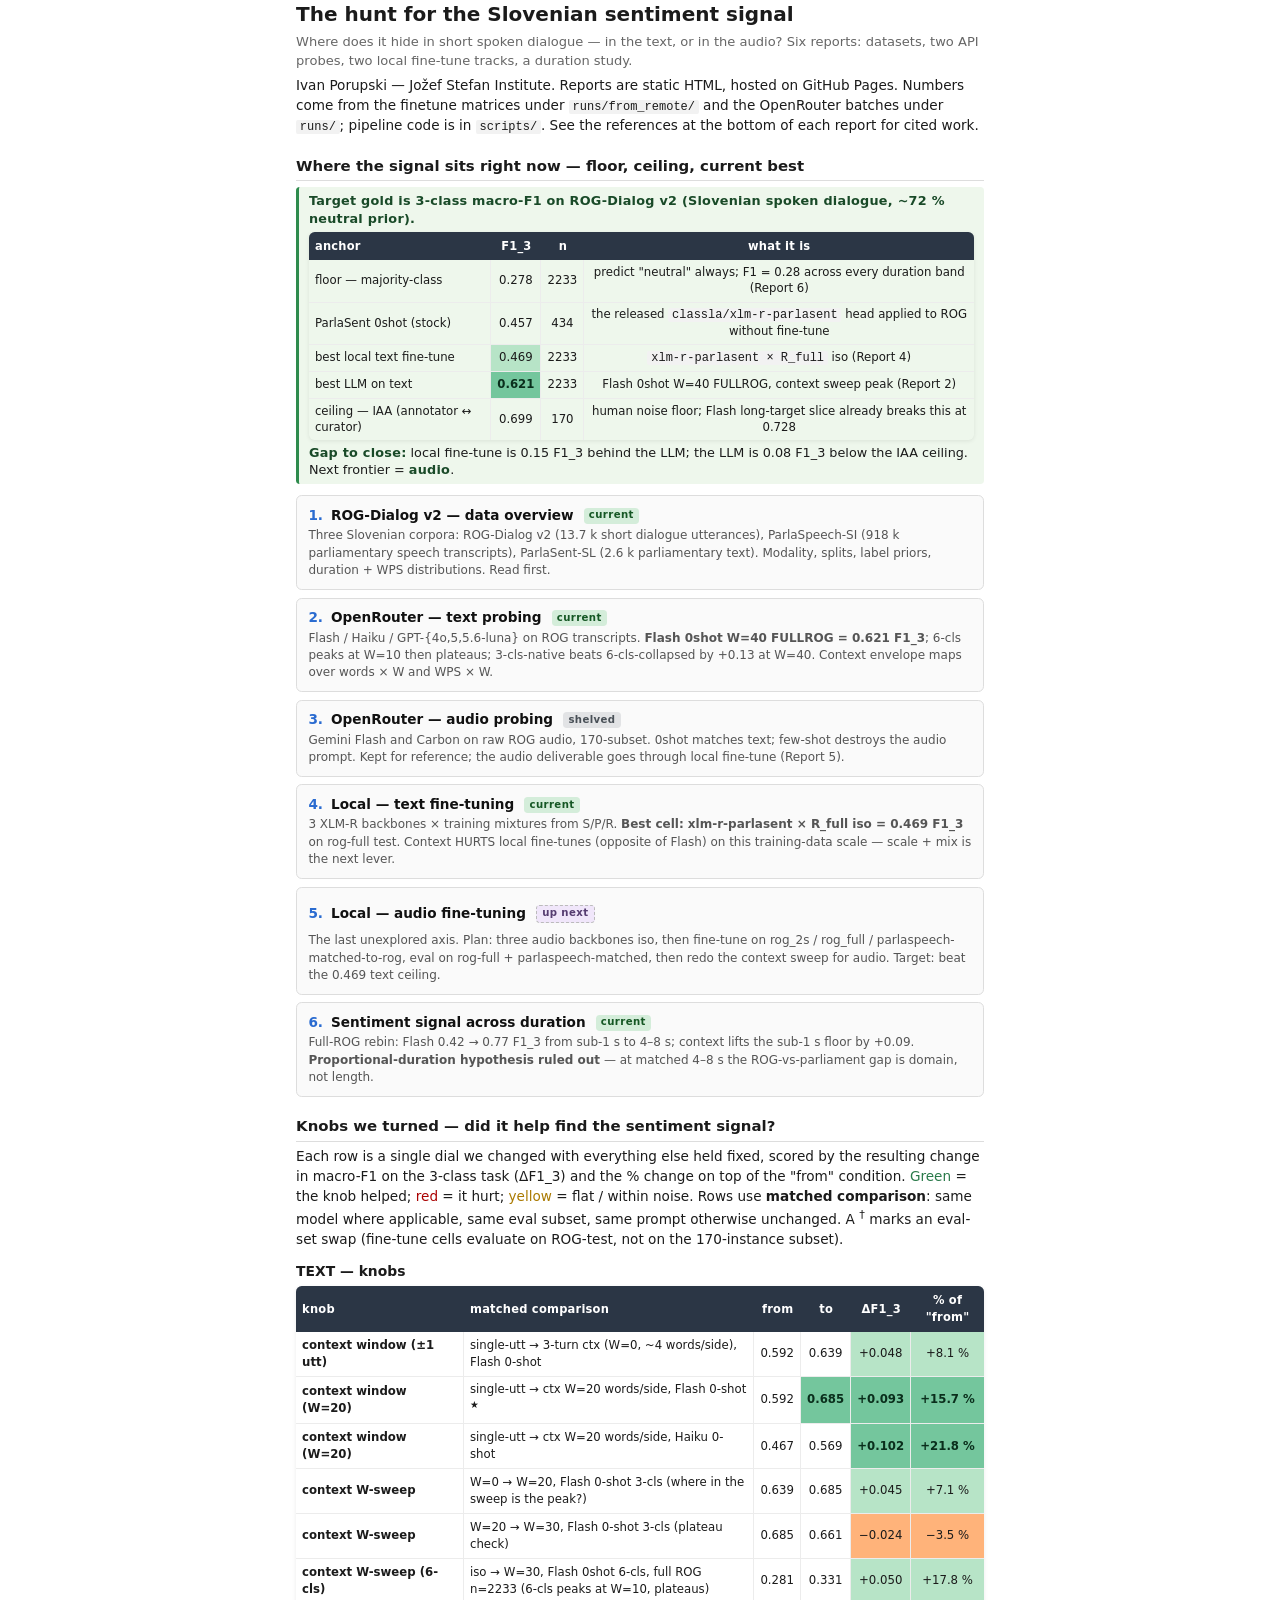
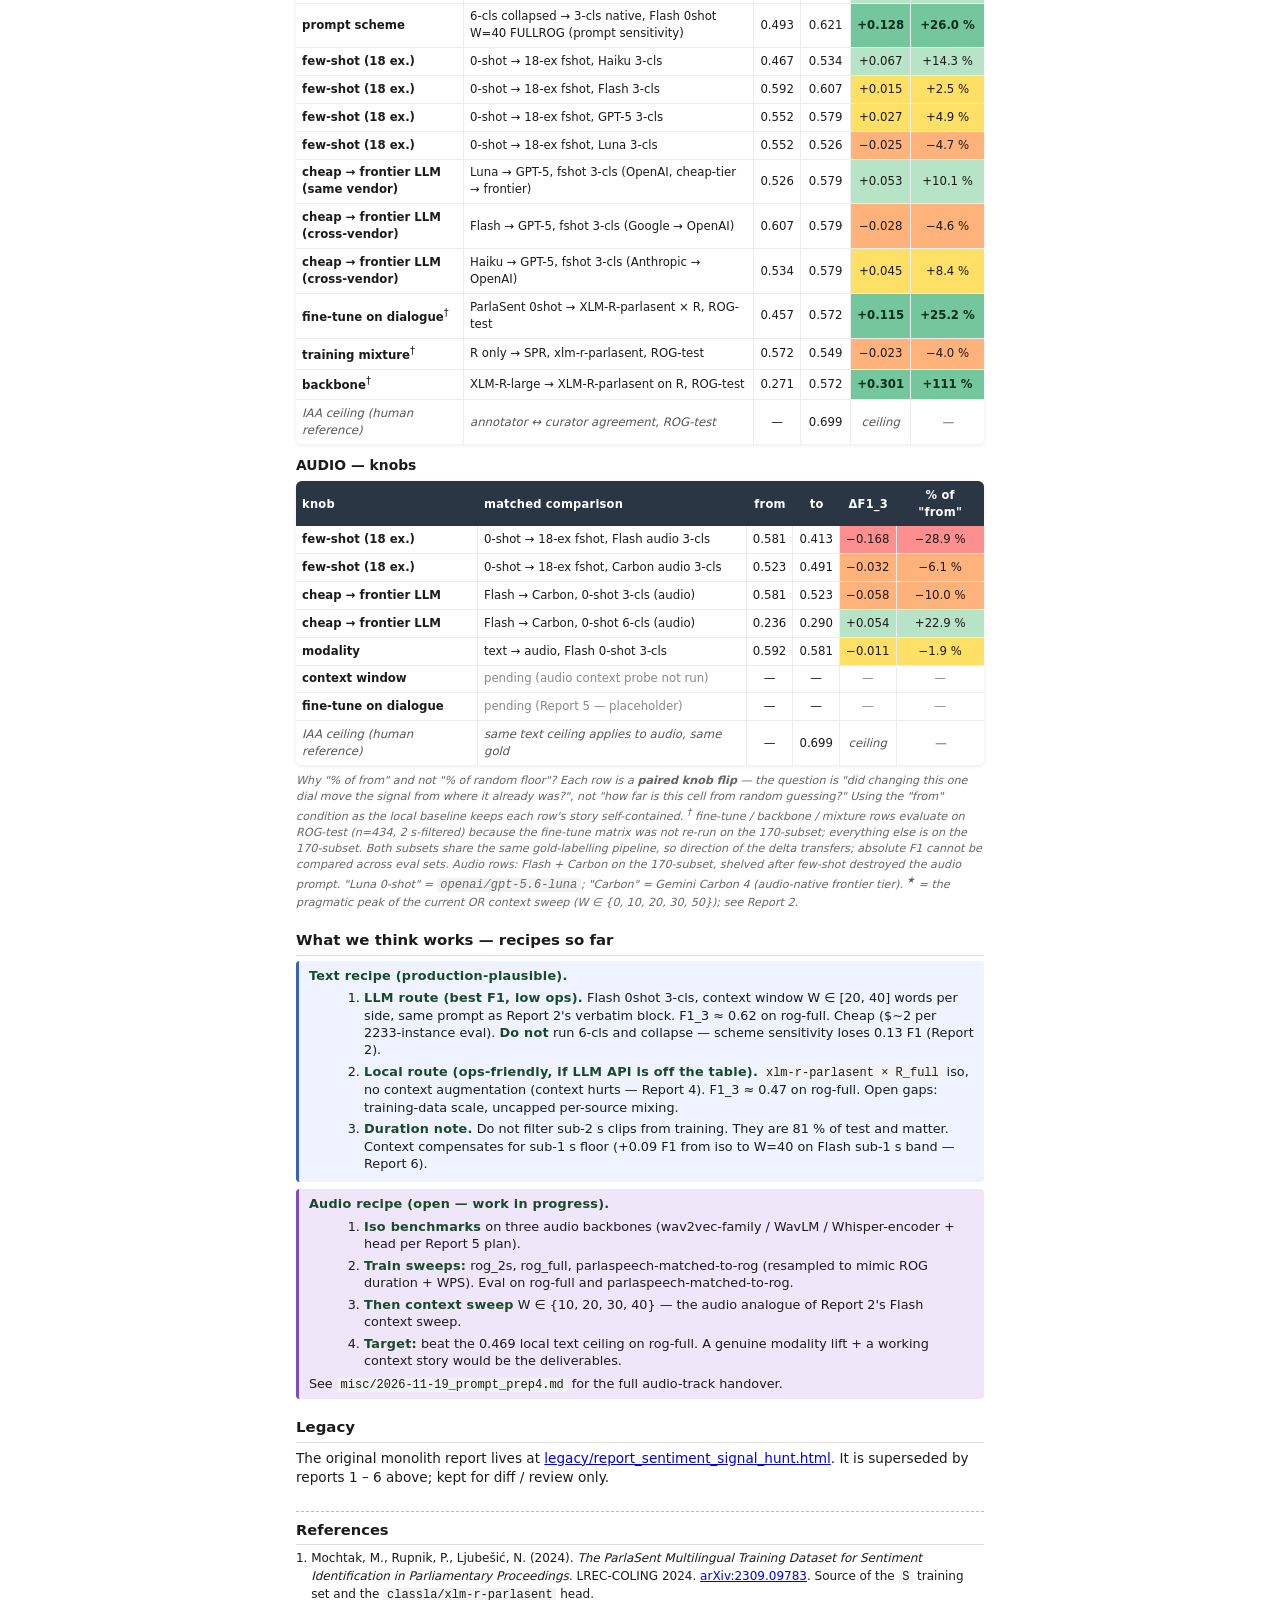
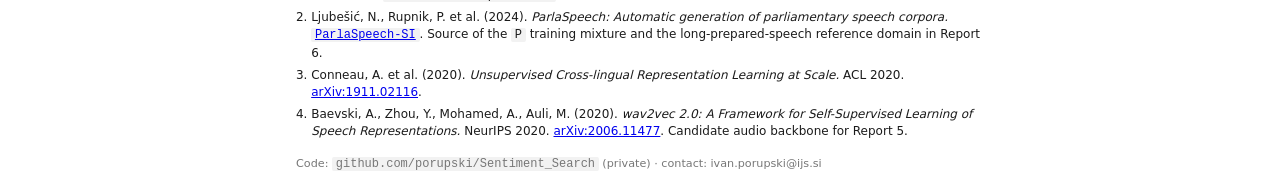
<file: docs/index.html>
<!doctype html>
<html lang="en">
<head>
<meta charset="utf-8">
<title>Sentiment Search — ROG-Dialog v2 · index</title>
<link rel="stylesheet" href="styles.css">
</head>
<body>

<h1>The hunt for the Slovenian sentiment signal
  <span class="sub">Where does it hide in short spoken dialogue — in the text, or in the audio?
  Six reports: datasets, two API probes, two local fine-tune tracks, a duration study.</span>
</h1>

<p>Ivan Porupski — Jožef Stefan Institute. Reports are static HTML, hosted on GitHub Pages.
Numbers come from the finetune matrices under <code>runs/from_remote/</code> and the
OpenRouter batches under <code>runs/</code>; pipeline code is in <code>scripts/</code>.
See the references at the bottom of each report for cited work.</p>

<h2>Where the signal sits right now — floor, ceiling, current best</h2>

<div class="init-concl">
<p style="margin:0 0 1.5mm 0;"><strong>Target gold is 3-class macro-F1 on ROG-Dialog v2 (Slovenian spoken dialogue, ~72 % neutral prior).</strong></p>
<table style="margin: 0 0 1mm 0;">
  <thead><tr><th class="l">anchor</th><th>F1_3</th><th>n</th><th>what it is</th></tr></thead>
  <tbody>
    <tr><td class="l">floor — majority-class</td><td>0.278</td><td>2233</td><td>predict "neutral" always; F1 = 0.28 across every duration band (Report 6)</td></tr>
    <tr><td class="l">ParlaSent 0shot (stock)</td><td>0.457</td><td>434</td><td>the released <code>classla/xlm-r-parlasent</code> head applied to ROG without fine-tune</td></tr>
    <tr><td class="l">best local text fine-tune</td><td class="good">0.469</td><td>2233</td><td><code>xlm-r-parlasent × R_full</code> iso (Report 4)</td></tr>
    <tr><td class="l">best LLM on text</td><td class="win">0.621</td><td>2233</td><td>Flash 0shot W=40 FULLROG, context sweep peak (Report 2)</td></tr>
    <tr><td class="l">ceiling — IAA (annotator ↔ curator)</td><td>0.699</td><td>170</td><td>human noise floor; Flash long-target slice already breaks this at 0.728</td></tr>
  </tbody>
</table>
<p style="margin:0;"><strong>Gap to close:</strong> local fine-tune is 0.15 F1_3 behind the LLM; the LLM is 0.08 F1_3 below the IAA ceiling. Next frontier = <strong>audio</strong>.</p>
</div>

<div class="report-list">

  <a class="r-card" href="1_rog_dia_v2_data_overview.html">
    <div><span class="r-num">1.</span><span class="r-title">ROG-Dialog v2 — data overview</span>
      <span class="r-tag active">current</span></div>
    <div class="r-gloss">Three Slovenian corpora: ROG-Dialog v2 (13.7 k short dialogue utterances), ParlaSpeech-SI (918 k parliamentary speech transcripts),
      ParlaSent-SL (2.6 k parliamentary text). Modality, splits, label priors, duration + WPS distributions. Read first.</div>
  </a>

  <a class="r-card" href="2_open_router_probing_text.html">
    <div><span class="r-num">2.</span><span class="r-title">OpenRouter — text probing</span>
      <span class="r-tag active">current</span></div>
    <div class="r-gloss">Flash / Haiku / GPT-{4o,5,5.6-luna} on ROG transcripts.
      <strong>Flash 0shot W=40 FULLROG = 0.621 F1_3</strong>; 6-cls peaks at W=10 then plateaus;
      3-cls-native beats 6-cls-collapsed by +0.13 at W=40. Context envelope maps over words × W and WPS × W.</div>
  </a>

  <a class="r-card" href="3_open_router_probing_audio.html">
    <div><span class="r-num">3.</span><span class="r-title">OpenRouter — audio probing</span>
      <span class="r-tag shelved">shelved</span></div>
    <div class="r-gloss">Gemini Flash and Carbon on raw ROG audio, 170-subset. 0shot matches text; few-shot destroys the audio prompt.
      Kept for reference; the audio deliverable goes through local fine-tune (Report 5).</div>
  </a>

  <a class="r-card" href="4_local_text_probing_finetuning.html">
    <div><span class="r-num">4.</span><span class="r-title">Local — text fine-tuning</span>
      <span class="r-tag active">current</span></div>
    <div class="r-gloss">3 XLM-R backbones × training mixtures from S/P/R.
      <strong>Best cell: xlm-r-parlasent × R_full iso = 0.469 F1_3</strong> on rog-full test.
      Context HURTS local fine-tunes (opposite of Flash) on this training-data scale — scale + mix is the next lever.</div>
  </a>

  <a class="r-card" href="5_local_audio_probing_finetuning.html">
    <div><span class="r-num">5.</span><span class="r-title">Local — audio fine-tuning</span>
      <span class="r-tag placeholder">up next</span></div>
    <div class="r-gloss">The last unexplored axis. Plan: three audio backbones iso, then fine-tune on rog_2s / rog_full /
      parlaspeech-matched-to-rog, eval on rog-full + parlaspeech-matched, then redo the context sweep for audio. Target: beat the 0.469 text ceiling.</div>
  </a>

  <a class="r-card" href="6_sentiment_signal_in_duration.html">
    <div><span class="r-num">6.</span><span class="r-title">Sentiment signal across duration</span>
      <span class="r-tag active">current</span></div>
    <div class="r-gloss">Full-ROG rebin: Flash 0.42 → 0.77 F1_3 from sub-1 s to 4–8 s; context lifts the sub-1 s floor by +0.09.
      <strong>Proportional-duration hypothesis ruled out</strong> — at matched 4–8 s the ROG-vs-parliament gap is domain, not length.</div>
  </a>

</div>

<h2>Knobs we turned — did it help find the sentiment signal?</h2>

<p>Each row is a single dial we changed with everything else held fixed, scored by the resulting change
in macro-F1 on the 3-class task (ΔF1_3) and the % change on top of the "from" condition.
<span style="color:#2a7a4a">Green</span> = the knob helped;
<span style="color:#a00">red</span> = it hurt;
<span style="color:#aa7a00">yellow</span> = flat / within noise.
Rows use <strong>matched comparison</strong>: same model where applicable, same eval subset,
same prompt otherwise unchanged. A <sup>†</sup> marks an eval-set swap (fine-tune cells evaluate
on ROG-test, not on the 170-instance subset).</p>

<h3>TEXT — knobs</h3>
<table>
  <thead>
    <tr><th class="l">knob</th><th class="l">matched comparison</th><th>from</th><th>to</th><th>ΔF1_3</th><th>% of "from"</th></tr>
  </thead>
  <tbody>
    <tr><td class="l"><strong>context window (±1 utt)</strong></td><td class="l">single-utt → 3-turn ctx (W=0, ~4 words/side), Flash 0-shot</td><td>0.592</td><td>0.639</td><td class="good">+0.048</td><td class="good">+8.1 %</td></tr>
    <tr><td class="l"><strong>context window (W=20)</strong></td><td class="l">single-utt → ctx W=20 words/side, Flash 0-shot <sup>★</sup></td><td>0.592</td><td class="win">0.685</td><td class="win">+0.093</td><td class="win">+15.7 %</td></tr>
    <tr><td class="l"><strong>context window (W=20)</strong></td><td class="l">single-utt → ctx W=20 words/side, Haiku 0-shot</td><td>0.467</td><td>0.569</td><td class="win">+0.102</td><td class="win">+21.8 %</td></tr>
    <tr><td class="l"><strong>context W-sweep</strong></td><td class="l">W=0 → W=20, Flash 0-shot 3-cls (where in the sweep is the peak?)</td><td>0.639</td><td>0.685</td><td class="good">+0.045</td><td class="good">+7.1 %</td></tr>
    <tr><td class="l"><strong>context W-sweep</strong></td><td class="l">W=20 → W=30, Flash 0-shot 3-cls (plateau check)</td><td>0.685</td><td>0.661</td><td class="meh">−0.024</td><td class="meh">−3.5 %</td></tr>
    <tr><td class="l"><strong>context W-sweep (6-cls)</strong></td><td class="l">iso → W=30, Flash 0shot 6-cls, full ROG n=2233 (6-cls peaks at W=10, plateaus)</td><td>0.281</td><td>0.331</td><td class="good">+0.050</td><td class="good">+17.8 %</td></tr>
    <tr><td class="l"><strong>prompt scheme</strong></td><td class="l">6-cls collapsed → 3-cls native, Flash 0shot W=40 FULLROG (prompt sensitivity)</td><td>0.493</td><td>0.621</td><td class="win">+0.128</td><td class="win">+26.0 %</td></tr>
    <tr><td class="l"><strong>few-shot (18 ex.)</strong></td><td class="l">0-shot → 18-ex fshot, Haiku 3-cls</td><td>0.467</td><td>0.534</td><td class="good">+0.067</td><td class="good">+14.3 %</td></tr>
    <tr><td class="l"><strong>few-shot (18 ex.)</strong></td><td class="l">0-shot → 18-ex fshot, Flash 3-cls</td><td>0.592</td><td>0.607</td><td class="mid">+0.015</td><td class="mid">+2.5 %</td></tr>
    <tr><td class="l"><strong>few-shot (18 ex.)</strong></td><td class="l">0-shot → 18-ex fshot, GPT-5 3-cls</td><td>0.552</td><td>0.579</td><td class="mid">+0.027</td><td class="mid">+4.9 %</td></tr>
    <tr><td class="l"><strong>few-shot (18 ex.)</strong></td><td class="l">0-shot → 18-ex fshot, Luna 3-cls</td><td>0.552</td><td>0.526</td><td class="meh">−0.025</td><td class="meh">−4.7 %</td></tr>
    <tr><td class="l"><strong>cheap → frontier LLM (same vendor)</strong></td><td class="l">Luna → GPT-5, fshot 3-cls (OpenAI, cheap-tier → frontier)</td><td>0.526</td><td>0.579</td><td class="good">+0.053</td><td class="good">+10.1 %</td></tr>
    <tr><td class="l"><strong>cheap → frontier LLM (cross-vendor)</strong></td><td class="l">Flash → GPT-5, fshot 3-cls (Google → OpenAI)</td><td>0.607</td><td>0.579</td><td class="meh">−0.028</td><td class="meh">−4.6 %</td></tr>
    <tr><td class="l"><strong>cheap → frontier LLM (cross-vendor)</strong></td><td class="l">Haiku → GPT-5, fshot 3-cls (Anthropic → OpenAI)</td><td>0.534</td><td>0.579</td><td class="mid">+0.045</td><td class="mid">+8.4 %</td></tr>
    <tr><td class="l"><strong>fine-tune on dialogue</strong><sup>†</sup></td><td class="l">ParlaSent 0shot → XLM-R-parlasent × R, ROG-test</td><td>0.457</td><td>0.572</td><td class="win">+0.115</td><td class="win">+25.2 %</td></tr>
    <tr><td class="l"><strong>training mixture</strong><sup>†</sup></td><td class="l">R only → SPR, xlm-r-parlasent, ROG-test</td><td>0.572</td><td>0.549</td><td class="meh">−0.023</td><td class="meh">−4.0 %</td></tr>
    <tr><td class="l"><strong>backbone</strong><sup>†</sup></td><td class="l">XLM-R-large → XLM-R-parlasent on R, ROG-test</td><td>0.271</td><td>0.572</td><td class="win">+0.301</td><td class="win">+111 %</td></tr>
    <tr><td class="l" style="color:#555;"><em>IAA ceiling (human reference)</em></td><td class="l" style="color:#555;"><em>annotator ↔ curator agreement, ROG-test</em></td><td>—</td><td>0.699</td><td style="color:#555;"><em>ceiling</em></td><td style="color:#555;"><em>—</em></td></tr>
  </tbody>
</table>

<h3>AUDIO — knobs</h3>
<table>
  <thead>
    <tr><th class="l">knob</th><th class="l">matched comparison</th><th>from</th><th>to</th><th>ΔF1_3</th><th>% of "from"</th></tr>
  </thead>
  <tbody>
    <tr><td class="l"><strong>few-shot (18 ex.)</strong></td><td class="l">0-shot → 18-ex fshot, Flash audio 3-cls</td><td>0.581</td><td>0.413</td><td class="bad">−0.168</td><td class="bad">−28.9 %</td></tr>
    <tr><td class="l"><strong>few-shot (18 ex.)</strong></td><td class="l">0-shot → 18-ex fshot, Carbon audio 3-cls</td><td>0.523</td><td>0.491</td><td class="meh">−0.032</td><td class="meh">−6.1 %</td></tr>
    <tr><td class="l"><strong>cheap → frontier LLM</strong></td><td class="l">Flash → Carbon, 0-shot 3-cls (audio)</td><td>0.581</td><td>0.523</td><td class="meh">−0.058</td><td class="meh">−10.0 %</td></tr>
    <tr><td class="l"><strong>cheap → frontier LLM</strong></td><td class="l">Flash → Carbon, 0-shot 6-cls (audio)</td><td>0.236</td><td>0.290</td><td class="good">+0.054</td><td class="good">+22.9 %</td></tr>
    <tr><td class="l"><strong>modality</strong></td><td class="l">text → audio, Flash 0-shot 3-cls</td><td>0.592</td><td>0.581</td><td class="mid">−0.011</td><td class="mid">−1.9 %</td></tr>
    <tr><td class="l"><strong>context window</strong></td><td class="l" style="color:#888;">pending (audio context probe not run)</td><td>—</td><td>—</td><td style="color:#888;">—</td><td style="color:#888;">—</td></tr>
    <tr><td class="l"><strong>fine-tune on dialogue</strong></td><td class="l" style="color:#888;">pending (Report 5 — placeholder)</td><td>—</td><td>—</td><td style="color:#888;">—</td><td style="color:#888;">—</td></tr>
    <tr><td class="l" style="color:#555;"><em>IAA ceiling (human reference)</em></td><td class="l" style="color:#555;"><em>same text ceiling applies to audio, same gold</em></td><td>—</td><td>0.699</td><td style="color:#555;"><em>ceiling</em></td><td style="color:#555;"><em>—</em></td></tr>
  </tbody>
</table>

<p style="font-size:8.4pt; color:#666;"><em>Why "% of from" and not "% of random floor"? Each row is a
<strong>paired knob flip</strong> — the question is "did changing this one dial move the signal from where
it already was?", not "how far is this cell from random guessing?" Using the "from" condition as the
local baseline keeps each row's story self-contained.
<sup>†</sup> fine-tune / backbone / mixture rows evaluate on ROG-test (n=434, 2 s-filtered) because
the fine-tune matrix was not re-run on the 170-subset; everything else is on the 170-subset. Both
subsets share the same gold-labelling pipeline, so direction of the delta transfers; absolute F1
cannot be compared across eval sets.
Audio rows: Flash + Carbon on the 170-subset, shelved after few-shot destroyed the audio prompt.
"Luna 0-shot" = <code>openai/gpt-5.6-luna</code>; "Carbon" = Gemini Carbon 4 (audio-native frontier tier).
<sup>★</sup> = the pragmatic peak of the current OR context sweep (W ∈ {0, 10, 20, 30, 50}); see Report 2.</em></p>

<h2>What we think works — recipes so far</h2>

<div class="init-concl" style="background:#eef3ff; border-left-color:#3a60c0;">
  <p style="margin:0 0 1.5mm 0;"><strong>Text recipe (production-plausible).</strong></p>
  <ol style="margin:0 0 0 4mm;">
    <li><strong>LLM route (best F1, low ops).</strong> Flash 0shot 3-cls, context window W ∈ [20, 40] words per side, same prompt as Report 2's verbatim block.
      F1_3 ≈ 0.62 on rog-full. Cheap ($~2 per 2233-instance eval). <strong>Do not</strong> run 6-cls and collapse — scheme sensitivity loses 0.13 F1 (Report 2).</li>
    <li><strong>Local route (ops-friendly, if LLM API is off the table).</strong>
      <code>xlm-r-parlasent × R_full</code> iso, no context augmentation (context hurts — Report 4).
      F1_3 ≈ 0.47 on rog-full. Open gaps: training-data scale, uncapped per-source mixing.</li>
    <li><strong>Duration note.</strong> Do not filter sub-2 s clips from training. They are 81 % of test and matter.
      Context compensates for sub-1 s floor (+0.09 F1 from iso to W=40 on Flash sub-1 s band — Report 6).</li>
  </ol>
</div>

<div class="init-concl" style="background:#f0e6fa; border-left-color:#7a4bc2;">
  <p style="margin:0 0 1.5mm 0;"><strong>Audio recipe (open — work in progress).</strong></p>
  <ol style="margin:0 0 0 4mm;">
    <li><strong>Iso benchmarks</strong> on three audio backbones (wav2vec-family / WavLM / Whisper-encoder + head per Report 5 plan).</li>
    <li><strong>Train sweeps:</strong> rog_2s, rog_full, parlaspeech-matched-to-rog (resampled to mimic ROG duration + WPS). Eval on rog-full and parlaspeech-matched-to-rog.</li>
    <li><strong>Then context sweep</strong> W ∈ {10, 20, 30, 40} — the audio analogue of Report 2's Flash context sweep.</li>
    <li><strong>Target:</strong> beat the 0.469 local text ceiling on rog-full. A genuine modality lift + a working context story would be the deliverables.</li>
  </ol>
  <p style="margin:1.5mm 0 0 0;">See <code>misc/2026-11-19_prompt_prep4.md</code> for the full audio-track handover.</p>
</div>

<h2>Legacy</h2>
<p>The original monolith report lives at
<a href="legacy/report_sentiment_signal_hunt.html">legacy/report_sentiment_signal_hunt.html</a>.
It is superseded by reports 1 – 6 above; kept for diff / review only.</p>

<section class="bib">
  <h2>References</h2>
  <ol>
    <li id="bib-parlasent">Mochtak, M., Rupnik, P., Ljubešić, N. (2024).
      <em>The ParlaSent Multilingual Training Dataset for Sentiment Identification in Parliamentary Proceedings.</em>
      LREC-COLING 2024. <a href="https://arxiv.org/abs/2309.09783">arXiv:2309.09783</a>.
      Source of the <code>S</code> training set and the <code>classla/xlm-r-parlasent</code> head.</li>
    <li id="bib-parlaspeech">Ljubešić, N., Rupnik, P. et al. (2024).
      <em>ParlaSpeech: Automatic generation of parliamentary speech corpora.</em>
      <a href="http://hdl.handle.net/11356/1834"><code>ParlaSpeech-SI</code></a>.
      Source of the <code>P</code> training mixture and the long-prepared-speech reference domain in Report 6.</li>
    <li id="bib-xlmr">Conneau, A. et al. (2020).
      <em>Unsupervised Cross-lingual Representation Learning at Scale.</em>
      ACL 2020. <a href="https://arxiv.org/abs/1911.02116">arXiv:1911.02116</a>.</li>
    <li id="bib-wav2vec">Baevski, A., Zhou, Y., Mohamed, A., Auli, M. (2020).
      <em>wav2vec 2.0: A Framework for Self-Supervised Learning of Speech Representations.</em>
      NeurIPS 2020. <a href="https://arxiv.org/abs/2006.11477">arXiv:2006.11477</a>. Candidate audio backbone for Report 5.</li>
  </ol>
</section>

<footer>
Code: <code>github.com/porupski/Sentiment_Search</code>
(private) · contact: ivan.porupski@ijs.si
</footer>

</body>
</html>
</file>
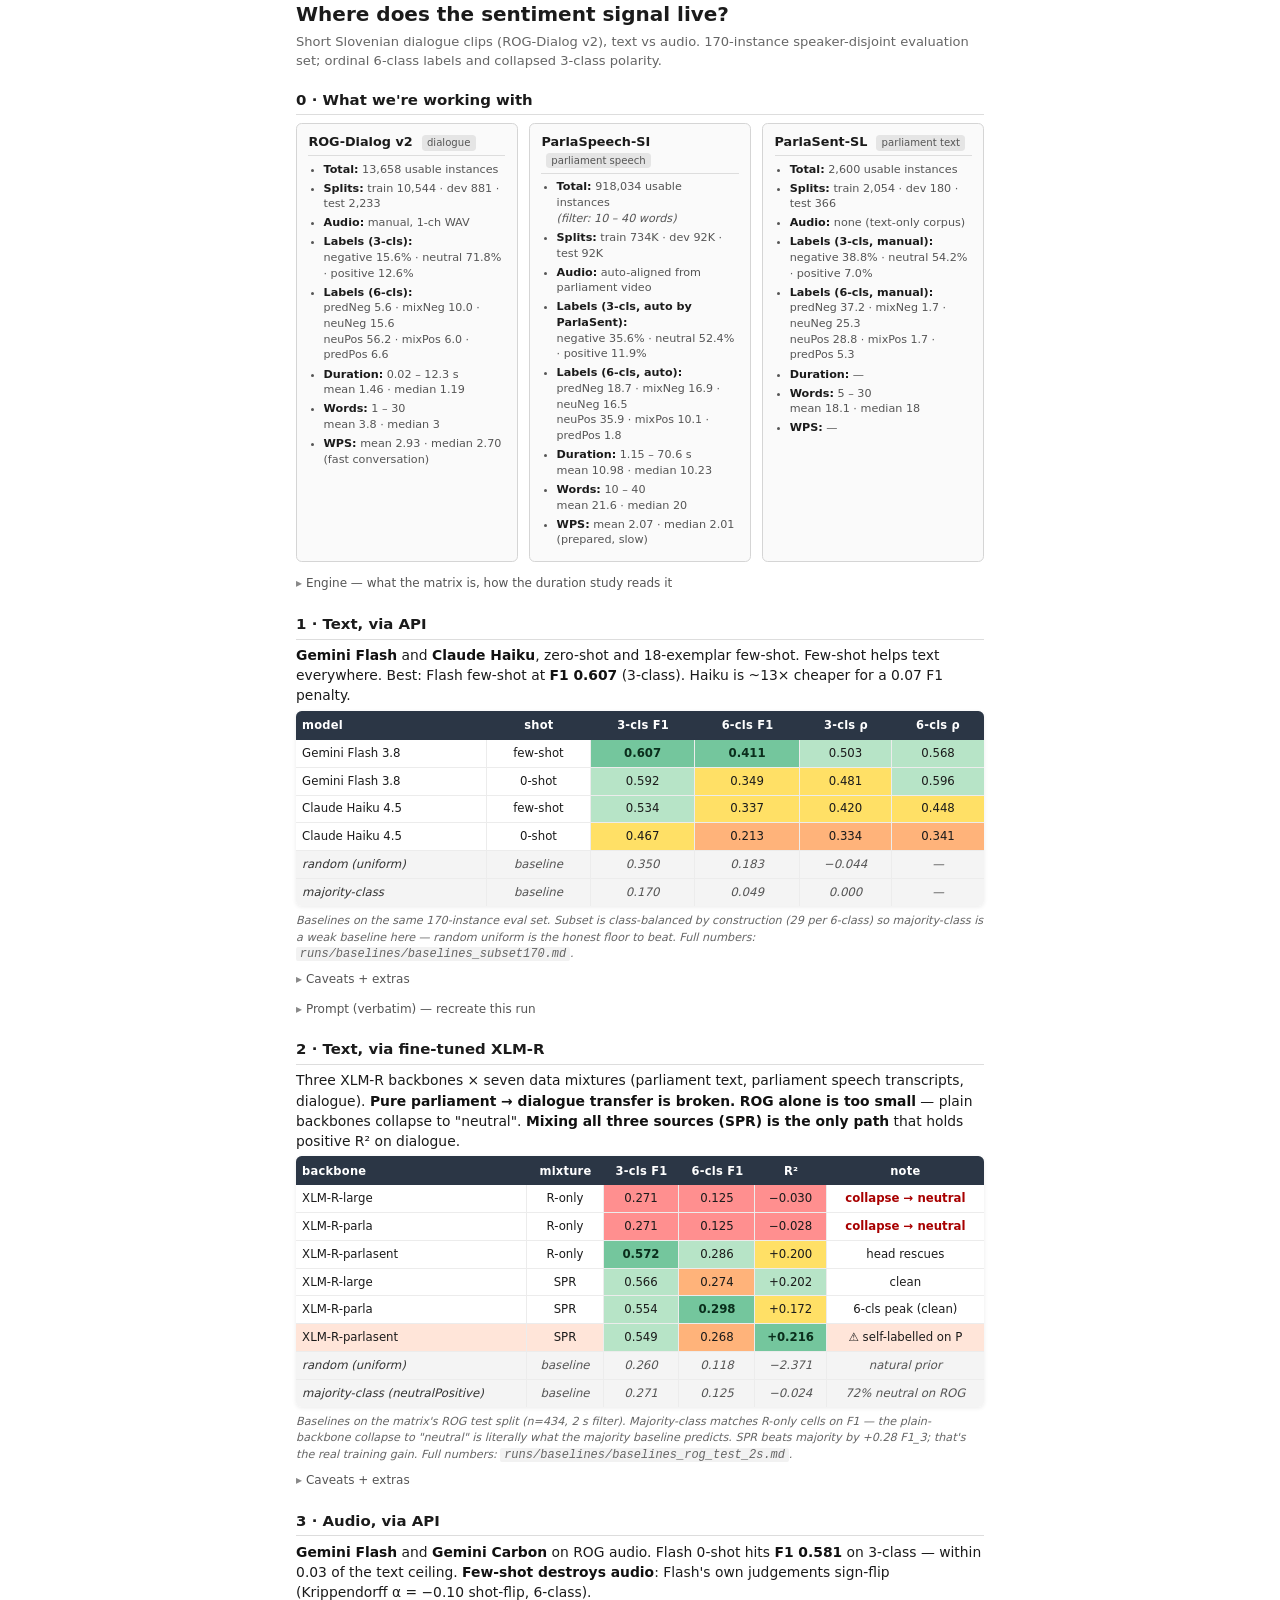
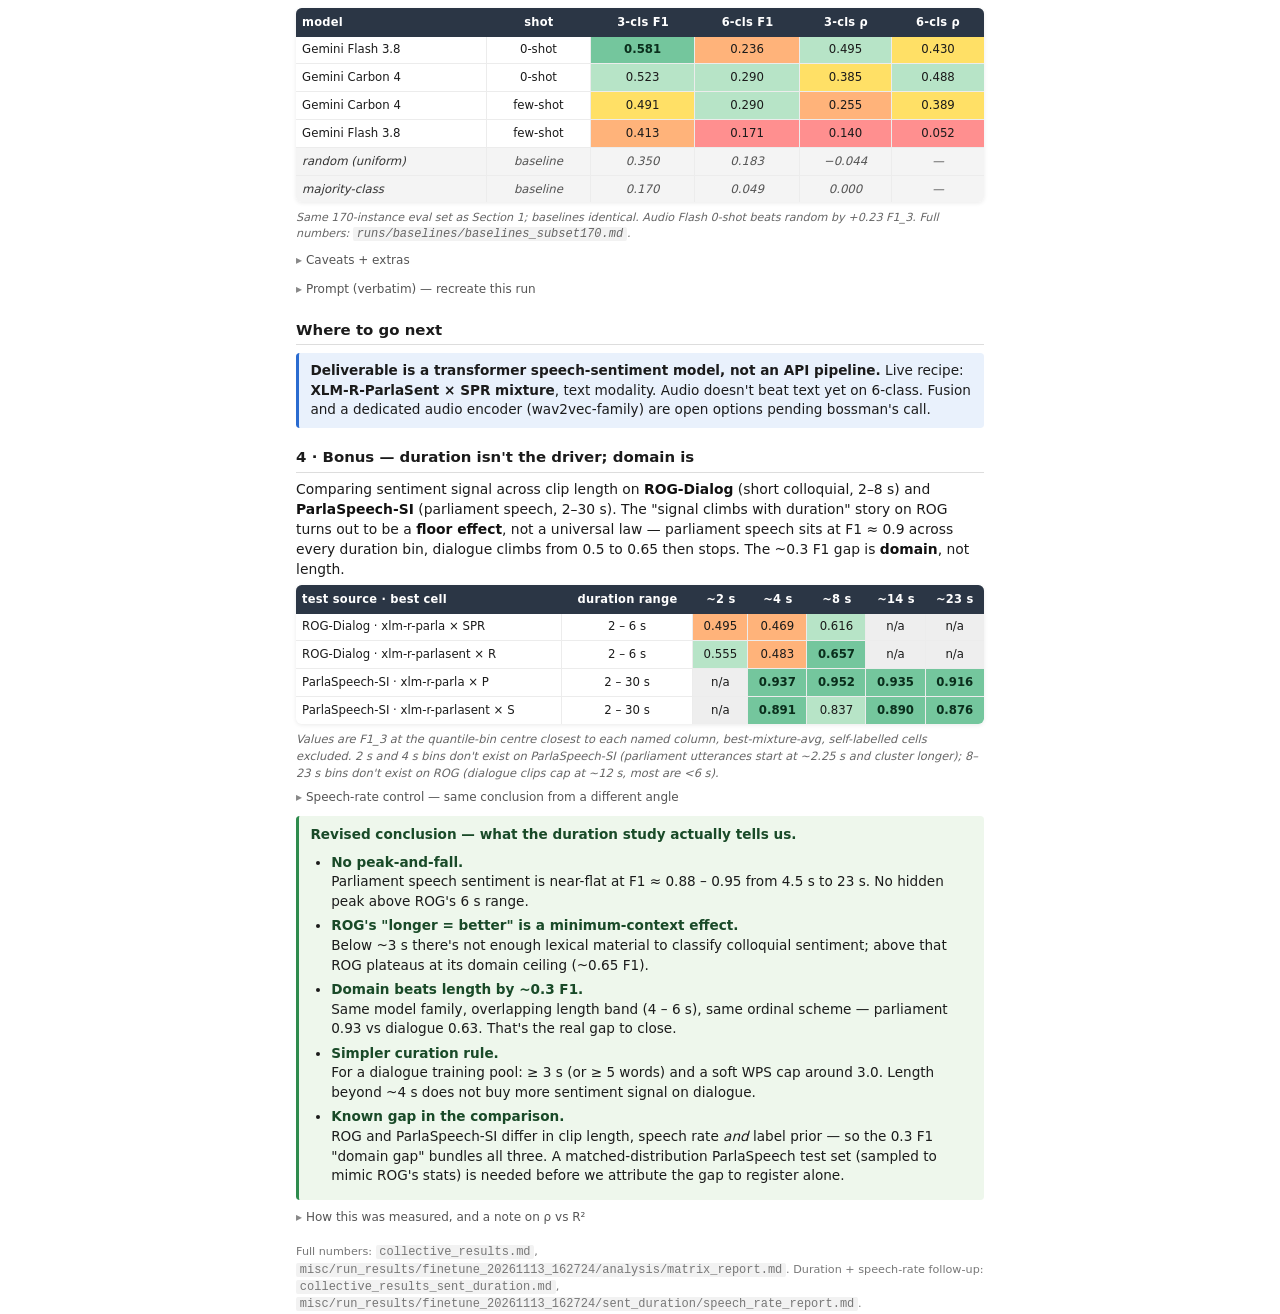
<file: report_sentiment_signal_hunt.html>
<!doctype html>
<html lang="en">
<head>
<meta charset="utf-8">
<title>Sentiment signal hunt — ROG-Dialog v2</title>
<style>
  @page { size: A4 portrait; margin: 14mm; }
  html, body { font-family: "Inter", system-ui, -apple-system, Segoe UI, Roboto, sans-serif;
               color: #1b1b1b; background: #fff; }
  body { max-width: 182mm; margin: 0 auto; font-size: 10.2pt; line-height: 1.45; }
  h1 { font-size: 15pt; margin: 0 0 1mm 0; font-weight: 650; }
  h1 .sub { display: block; font-weight: 400; color: #666; font-size: 9.8pt;
            margin-top: 1mm; }
  h2 { font-size: 11.2pt; margin: 5mm 0 1.5mm 0;
       padding-bottom: 0.8mm; border-bottom: 1px solid #ddd; font-weight: 600; }
  p { margin: 1.5mm 0; }
  .finding { font-size: 10.4pt; margin-bottom: 1.5mm; }
  .finding strong { color: #111; }

  /* Tables — visible + pretty. */
  table {
      border-collapse: separate; border-spacing: 0;
      width: 100%; font-size: 8.8pt; margin: 1.5mm 0 2mm 0;
      border-radius: 1.5mm; overflow: hidden;
      box-shadow: 0 0.3mm 1.2mm rgba(0,0,0,0.08);
  }
  thead th {
      background: #2b3645; color: #fff; font-weight: 600;
      padding: 1.6mm 1.6mm; text-align: center;
      border: none; font-size: 8.6pt;
      letter-spacing: 0.02em;
  }
  thead th.l { text-align: left; }
  tbody td {
      padding: 1.3mm 1.6mm; text-align: center;
      border-bottom: 1px solid #ececec;
      border-right: 1px solid #ececec;
  }
  tbody tr:last-child td { border-bottom: none; }
  tbody td:last-child { border-right: none; }
  td.l { text-align: left; }
  td.model { font-weight: 500; }

  /* Heatmap cell colours (background intensity reflects F1). */
  .win  { background: #74c69d; font-weight: 700; color: #0a2e1c; }
  .good { background: #b7e4c7; }
  .mid  { background: #ffe066; }
  .meh  { background: #ffb37a; }
  .bad  { background: #ff8f8f; }
  .warn { background: #ffe5d9; }
  .flag { color: #a80000; font-weight: 600; }
  tr.baseline td { background: #f4f4f4; color: #555; font-style: italic; }
  tr.baseline td.l { color: #333; }

  details { margin: 1mm 0 2mm 0; padding: 0; }
  details summary {
      cursor: pointer; color: #555; font-size: 9pt;
      padding: 0.6mm 0; user-select: none; list-style: none;
  }
  details summary::before { content: "▸ "; color: #888; }
  details[open] summary::before { content: "▾ "; color: #888; }
  details > div.body {
      padding: 1.5mm 0 1mm 4mm; border-left: 2px solid #eee;
      margin-left: 1mm; font-size: 9.3pt; line-height: 1.4;
  }
  ul { margin: 1.5mm 0; padding-left: 5.5mm; }
  li { margin: 1.2mm 0; }
  li strong { color: #111; }

  /* Dataset cards — three side by side. */
  .dataset-grid {
      display: grid; grid-template-columns: 1fr 1fr 1fr;
      gap: 3mm; margin: 2mm 0 3mm 0;
  }
  .dcard {
      border: 1px solid #d5d5d5; border-radius: 1.5mm;
      padding: 2.5mm 3mm; font-size: 8.8pt; line-height: 1.4;
      background: #fafafa;
  }
  .dcard h3 {
      font-size: 9.6pt; margin: 0 0 1.5mm 0; font-weight: 600;
      color: #1b1b1b; padding-bottom: 1mm;
      border-bottom: 1px solid #ddd;
  }
  .dcard h3 .dtag {
      display: inline-block; font-size: 7.6pt; font-weight: 500;
      color: #555; background: #e5e5e5; padding: 0.2mm 1.4mm;
      border-radius: 1mm; margin-left: 1.2mm; vertical-align: middle;
  }
  .dcard ul { margin: 0; padding-left: 4mm; }
  .dcard li { margin: 0.9mm 0; }
  .dcard .kv { color: #555; font-size: 8.4pt; }
  .dcard .kv b { color: #1b1b1b; font-weight: 600; }

  .deliverable {
      background: #e9f1fc; border-left: 3px solid #2a6bd0;
      padding: 2.2mm 3mm; margin: 2mm 0 2mm 0; font-size: 10.2pt;
      border-radius: 1mm;
  }
  .hedge {
      background: #fff8e8; border-left: 3px solid #d08b1a;
      padding: 2.2mm 3mm; margin: 1.5mm 0; font-size: 9.8pt;
      border-radius: 1mm;
  }
  .conclusion {
      background: #eef7ec; border-left: 3px solid #2e8b4d;
      padding: 2.4mm 3mm; margin: 2mm 0 2mm 0; font-size: 10.2pt;
      border-radius: 1mm;
  }
  .conclusion strong { color: #194a28; }
  footer { margin-top: 4mm; color: #777; font-size: 8.4pt; }
  code { font-family: "JetBrains Mono", Menlo, Consolas, monospace;
         background: #f2f2f2; padding: 0 1mm; font-size: 9pt; border-radius: 0.5mm; }
</style>
</head>
<body>

<h1>Where does the sentiment signal live?
  <span class="sub">Short Slovenian dialogue clips (ROG-Dialog v2), text vs audio.
  170-instance speaker-disjoint evaluation set; ordinal 6-class labels and collapsed 3-class polarity.</span>
</h1>

<!-- =================================== 0 DATA + ENGINE -->
<h2>0 · What we're working with</h2>

<div class="dataset-grid">

  <div class="dcard">
    <h3>ROG-Dialog v2 <span class="dtag">dialogue</span></h3>
    <ul>
      <li class="kv"><b>Total:</b> 13,658 usable instances</li>
      <li class="kv"><b>Splits:</b> train 10,544 · dev 881 · test 2,233</li>
      <li class="kv"><b>Audio:</b> manual, 1-ch WAV</li>
      <li class="kv"><b>Labels (3-cls):</b><br>
          negative 15.6% · neutral 71.8% · positive 12.6%</li>
      <li class="kv"><b>Labels (6-cls):</b><br>
          <span style="font-size:8.3pt">
          predNeg 5.6 · mixNeg 10.0 · neuNeg 15.6<br>
          neuPos 56.2 · mixPos 6.0 · predPos 6.6
          </span></li>
      <li class="kv"><b>Duration:</b> 0.02 – 12.3 s<br>
          mean 1.46 · median 1.19</li>
      <li class="kv"><b>Words:</b> 1 – 30<br>mean 3.8 · median 3</li>
      <li class="kv"><b>WPS:</b> mean 2.93 · median 2.70<br>(fast conversation)</li>
    </ul>
  </div>

  <div class="dcard">
    <h3>ParlaSpeech-SI <span class="dtag">parliament speech</span></h3>
    <ul>
      <li class="kv"><b>Total:</b> 918,034 usable instances<br>
          <em>(filter: 10 – 40 words)</em></li>
      <li class="kv"><b>Splits:</b> train 734K · dev 92K · test 92K</li>
      <li class="kv"><b>Audio:</b> auto-aligned from parliament video</li>
      <li class="kv"><b>Labels (3-cls, auto by ParlaSent):</b><br>
          negative 35.6% · neutral 52.4% · positive 11.9%</li>
      <li class="kv"><b>Labels (6-cls, auto):</b><br>
          <span style="font-size:8.3pt">
          predNeg 18.7 · mixNeg 16.9 · neuNeg 16.5<br>
          neuPos 35.9 · mixPos 10.1 · predPos 1.8
          </span></li>
      <li class="kv"><b>Duration:</b> 1.15 – 70.6 s<br>mean 10.98 · median 10.23</li>
      <li class="kv"><b>Words:</b> 10 – 40<br>mean 21.6 · median 20</li>
      <li class="kv"><b>WPS:</b> mean 2.07 · median 2.01<br>(prepared, slow)</li>
    </ul>
  </div>

  <div class="dcard">
    <h3>ParlaSent-SL <span class="dtag">parliament text</span></h3>
    <ul>
      <li class="kv"><b>Total:</b> 2,600 usable instances</li>
      <li class="kv"><b>Splits:</b> train 2,054 · dev 180 · test 366</li>
      <li class="kv"><b>Audio:</b> none (text-only corpus)</li>
      <li class="kv"><b>Labels (3-cls, manual):</b><br>
          negative 38.8% · neutral 54.2% · positive 7.0%</li>
      <li class="kv"><b>Labels (6-cls, manual):</b><br>
          <span style="font-size:8.3pt">
          predNeg 37.2 · mixNeg 1.7 · neuNeg 25.3<br>
          neuPos 28.8 · mixPos 1.7 · predPos 5.3
          </span></li>
      <li class="kv"><b>Duration:</b> —</li>
      <li class="kv"><b>Words:</b> 5 – 30<br>mean 18.1 · median 18</li>
      <li class="kv"><b>WPS:</b> —</li>
    </ul>
  </div>

</div>

<details>
  <summary>Engine — what the matrix is, how the duration study reads it</summary>
  <div class="body">
    <ul>
      <li><strong>The fine-tune matrix.</strong> 3 XLM-R backbones × 7 training-data mixtures = 21
          regression models, each trained once with the ParlaSent recipe (lr 8e-6, batch 32,
          4 epochs, MSE on z-scored labels). Mixtures are
          <code>S</code> (ParlaSent-SL), <code>P</code> (ParlaSpeech-SI transcripts),
          <code>R</code> (ROG-Dialog v2 transcripts), their pairs and the triple
          <code>SPR</code>.</li>
      <li><strong>What each model produces.</strong> Each of the 21 cells is evaluated on all
          three held-out test sets, writing one row per test instance
          <code>{instance_id, text, gold_scalar, pred_scalar, gold_6cls, pred_6cls, gold_3cls, pred_3cls}</code>
          to <code>predictions_&lt;source&gt;.jsonl</code>. 63 prediction files total,
          one matrix run, no model weights kept.</li>
      <li><strong>The duration / WPS analysis.</strong> All runs below are pure read-and-aggregate
          over those 63 files. For each test row the script joins to the source JSONL
          on <code>instance_id</code> to pull duration (s) and word count, computes
          speech rate as <code>WPS = words / duration</code>, then bins and scores.
          No model is retrained; everything runs on CPU.</li>
      <li><strong>Binning.</strong> Quantile (equal-count) bins over each test source's own
          distribution. The envelope line per backbone is the <em>best-mixture</em> value
          at each bin. Self-labelled cells (<code>xlm-r-parlasent × {any mixture containing P}</code>,
          because ParlaSpeech sentiment was auto-generated by ParlaSent itself) are excluded
          from the envelope — those measure self-consistency, not transfer.</li>
      <li><strong>Where to look.</strong> Scripts live at <code>scripts/6_sent_duration/</code>.
          Artefacts land under <code>misc/run_results/finetune_20261113_162724/sent_duration/</code>.
          Raw dataset stats at <code>misc/dataset_stats.{md,json}</code> (regen with
          <code>python3 scripts/6_sent_duration/04_dataset_stats.py</code>).</li>
    </ul>
  </div>
</details>

<!-- =================================== 1 TEXT via LLM -->
<h2>1 · Text, via API</h2>

<p class="finding">
<strong>Gemini Flash</strong> and <strong>Claude Haiku</strong>, zero-shot and 18-exemplar few-shot.
Few-shot helps text everywhere. Best: Flash few-shot at <strong>F1 0.607</strong> (3-class).
Haiku is ~13× cheaper for a 0.07 F1 penalty.
</p>

<table>
  <thead>
    <tr><th class="l">model</th><th>shot</th><th>3-cls F1</th><th>6-cls F1</th><th>3-cls ρ</th><th>6-cls ρ</th></tr>
  </thead>
  <tbody>
    <tr><td class="l model">Gemini Flash 3.8</td><td>few-shot</td><td class="win">0.607</td><td class="win">0.411</td><td class="good">0.503</td><td class="good">0.568</td></tr>
    <tr><td class="l model">Gemini Flash 3.8</td><td>0-shot</td><td class="good">0.592</td><td class="mid">0.349</td><td class="mid">0.481</td><td class="good">0.596</td></tr>
    <tr><td class="l model">Claude Haiku 4.5</td><td>few-shot</td><td class="good">0.534</td><td class="mid">0.337</td><td class="mid">0.420</td><td class="mid">0.448</td></tr>
    <tr><td class="l model">Claude Haiku 4.5</td><td>0-shot</td><td class="mid">0.467</td><td class="meh">0.213</td><td class="meh">0.334</td><td class="meh">0.341</td></tr>
    <tr class="baseline"><td class="l">random (uniform)</td><td>baseline</td><td>0.350</td><td>0.183</td><td>−0.044</td><td>—</td></tr>
    <tr class="baseline"><td class="l">majority-class</td><td>baseline</td><td>0.170</td><td>0.049</td><td>0.000</td><td>—</td></tr>
  </tbody>
</table>
<p style="font-size:8.4pt; color:#666; margin-top:0;"><em>Baselines on the same 170-instance eval set.
Subset is class-balanced by construction (29 per 6-class) so majority-class is a weak baseline here —
random uniform is the honest floor to beat. Full numbers: <code>runs/baselines/baselines_subset170.md</code>.</em></p>

<details>
  <summary>Caveats + extras</summary>
  <div class="body">
    <ul>
      <li>Flash &gt; Haiku cleanly on every scheme, both shot modes.</li>
      <li>Few-shot gain: Flash +0.015 (3-cls) / +0.062 (6-cls); Haiku +0.067 / +0.124.</li>
      <li>Total API cost for all 8 configs × 170 instances: ~$0.68 (list).</li>
      <li>Early collapse of Flash-fshot-3cls (F1 0.21) was fixed by raising <code>max_tokens</code> 50 → 500 so the model's mandatory reasoning had room.</li>
    </ul>
  </div>
</details>

<details>
  <summary>Prompt (verbatim) — recreate this run</summary>
  <div class="body">
<p style="margin:0 0 2mm 0">Same prompt for both models; only the label list changes between <code>6cls</code> and <code>3cls</code>.
Few-shot prepends <strong>18 fixed exemplars</strong> (3 per 6-class, drawn from train, speaker-disjoint from eval)
as alternating <code>user</code>/<code>assistant</code> turns; 3-class runs relabel the same exemplars to the collapsed label.
Request body includes <code>"usage":{"include":true}</code> so OpenRouter returns populated cost.
Source: <code>scripts/2_probe_text/02_run_openrouter_text.py</code>.</p>

<p style="margin:3mm 0 1mm 0"><strong>System message (6-class)</strong></p>
<pre style="font-size:8.6pt; background:#f6f6f6; padding:2mm; border:1px solid #ddd; white-space:pre-wrap">You classify Slovenian spoken-dialogue utterances by sentiment.
Choose exactly one label from this list:
- predominantlyNegative
- mixedNegative
- neutralNegative
- neutralPositive
- mixedPositive
- predominantlyPositive

Reply with only the label. No explanation.</pre>

<p style="margin:3mm 0 1mm 0"><strong>System message (3-class)</strong> — same wording, label list becomes
<code>- negative / - neutral / - positive</code>.</p>

<p style="margin:3mm 0 1mm 0"><strong>User turn (target and each few-shot exemplar)</strong></p>
<pre style="font-size:8.6pt; background:#f6f6f6; padding:2mm; border:1px solid #ddd; white-space:pre-wrap">Utterance: {text}</pre>

<p style="margin:3mm 0 1mm 0"><strong>Few-shot layout</strong></p>
<pre style="font-size:8.6pt; background:#f6f6f6; padding:2mm; border:1px solid #ddd; white-space:pre-wrap">system   : &lt;system prompt&gt;
user     : Utterance: {exemplar_1_text}
assistant: {exemplar_1_label}
user     : Utterance: {exemplar_2_text}
assistant: {exemplar_2_label}
...  (18 exemplars total in 6-cls; the same texts, collapsed labels in 3-cls)
user     : Utterance: {target_text}</pre>
  </div>
</details>

<!-- =================================== 2 FINETUNE -->
<h2>2 · Text, via fine-tuned XLM-R</h2>

<p class="finding">
Three XLM-R backbones × seven data mixtures (parliament text, parliament speech transcripts, dialogue).
<strong>Pure parliament → dialogue transfer is broken.</strong>
<strong>ROG alone is too small</strong> — plain backbones collapse to "neutral".
<strong>Mixing all three sources (SPR) is the only path</strong> that holds positive R² on dialogue.
</p>

<table>
  <thead>
    <tr><th class="l">backbone</th><th>mixture</th><th>3-cls F1</th><th>6-cls F1</th><th>R²</th><th>note</th></tr>
  </thead>
  <tbody>
    <tr><td class="l model">XLM-R-large</td><td>R-only</td><td class="bad">0.271</td><td class="bad">0.125</td><td class="bad">−0.030</td><td><span class="flag">collapse → neutral</span></td></tr>
    <tr><td class="l model">XLM-R-parla</td><td>R-only</td><td class="bad">0.271</td><td class="bad">0.125</td><td class="bad">−0.028</td><td><span class="flag">collapse → neutral</span></td></tr>
    <tr><td class="l model">XLM-R-parlasent</td><td>R-only</td><td class="win">0.572</td><td class="good">0.286</td><td class="mid">+0.200</td><td>head rescues</td></tr>
    <tr><td class="l model">XLM-R-large</td><td>SPR</td><td class="good">0.566</td><td class="meh">0.274</td><td class="good">+0.202</td><td>clean</td></tr>
    <tr><td class="l model">XLM-R-parla</td><td>SPR</td><td class="good">0.554</td><td class="win">0.298</td><td class="mid">+0.172</td><td>6-cls peak (clean)</td></tr>
    <tr class="warn"><td class="l model">XLM-R-parlasent</td><td>SPR</td><td class="good">0.549</td><td class="meh">0.268</td><td class="win">+0.216</td><td>⚠ self-labelled on P</td></tr>
    <tr class="baseline"><td class="l">random (uniform)</td><td>baseline</td><td>0.260</td><td>0.118</td><td>−2.371</td><td>natural prior</td></tr>
    <tr class="baseline"><td class="l">majority-class (neutralPositive)</td><td>baseline</td><td>0.271</td><td>0.125</td><td>−0.024</td><td>72% neutral on ROG</td></tr>
  </tbody>
</table>
<p style="font-size:8.4pt; color:#666; margin-top:0;"><em>Baselines on the matrix's ROG test split (n=434, 2 s filter).
Majority-class matches R-only cells on F1 — the plain-backbone collapse to "neutral" is literally what
the majority baseline predicts. SPR beats majority by +0.28 F1_3; that's the real training gain.
Full numbers: <code>runs/baselines/baselines_rog_test_2s.md</code>.</em></p>

<details>
  <summary>Caveats + extras</summary>
  <div class="body">
    <ul>
      <li>Parliament-only training evaluated on dialogue: R² between <strong>−0.59 and −1.25</strong> (worse than predicting the mean).</li>
      <li>Transfer gap (parliament R² − dialogue R² on S-only): large <strong>+1.28</strong>, parla <strong>+1.79</strong> (worst), parlasent <strong>+1.08</strong> (smallest). The sentiment head carries the domain-robust signal.</li>
      <li>Only two mixtures shown — R-only and SPR. The other five (S, P, SP, SR, PR) sit between.</li>
      <li>⚠ on XLM-R-parlasent × SPR: the ParlaSpeech labels in the training mix were generated by ParlaSent itself, so that cell partially measures self-consistency, not transfer.</li>
    </ul>
  </div>
</details>

<!-- =================================== 3 AUDIO -->
<h2>3 · Audio, via API</h2>

<p class="finding">
<strong>Gemini Flash</strong> and <strong>Gemini Carbon</strong> on ROG audio. Flash 0-shot hits <strong>F1 0.581</strong> on 3-class
— within 0.03 of the text ceiling. <strong>Few-shot destroys audio</strong>: Flash's own
judgements sign-flip (Krippendorff α = −0.10 shot-flip, 6-class).
</p>

<table>
  <thead>
    <tr><th class="l">model</th><th>shot</th><th>3-cls F1</th><th>6-cls F1</th><th>3-cls ρ</th><th>6-cls ρ</th></tr>
  </thead>
  <tbody>
    <tr><td class="l model">Gemini Flash 3.8</td><td>0-shot</td><td class="win">0.581</td><td class="meh">0.236</td><td class="good">0.495</td><td class="mid">0.430</td></tr>
    <tr><td class="l model">Gemini Carbon 4</td><td>0-shot</td><td class="good">0.523</td><td class="good">0.290</td><td class="mid">0.385</td><td class="good">0.488</td></tr>
    <tr><td class="l model">Gemini Carbon 4</td><td>few-shot</td><td class="mid">0.491</td><td class="good">0.290</td><td class="meh">0.255</td><td class="mid">0.389</td></tr>
    <tr><td class="l model">Gemini Flash 3.8</td><td>few-shot</td><td class="meh">0.413</td><td class="bad">0.171</td><td class="bad">0.140</td><td class="bad">0.052</td></tr>
    <tr class="baseline"><td class="l">random (uniform)</td><td>baseline</td><td>0.350</td><td>0.183</td><td>−0.044</td><td>—</td></tr>
    <tr class="baseline"><td class="l">majority-class</td><td>baseline</td><td>0.170</td><td>0.049</td><td>0.000</td><td>—</td></tr>
  </tbody>
</table>
<p style="font-size:8.4pt; color:#666; margin-top:0;"><em>Same 170-instance eval set as Section 1; baselines identical.
Audio Flash 0-shot beats random by +0.23 F1_3. Full numbers: <code>runs/baselines/baselines_subset170.md</code>.</em></p>

<details>
  <summary>Caveats + extras</summary>
  <div class="body">
    <ul>
      <li>6-cls audio ceiling is Carbon-0-shot at <strong>0.290</strong> — half a class-label off, on average.</li>
      <li>Carbon shot-flip α = +0.61 — only audio model that doesn't collapse under few-shot, but still loses F1.</li>
      <li>Both runs were on <strong>50%-off promo pricing</strong>; list price would double (~$2.47 → ~$4.93 at this batch size).</li>
      <li>Recommendation: ship audio <strong>zero-shot only</strong> for now. Re-encode exemplars as audio+verbal-label pairs before retrying few-shot.</li>
    </ul>
  </div>
</details>

<details>
  <summary>Prompt (verbatim) — recreate this run</summary>
  <div class="body">
<p style="margin:0 0 2mm 0">Audio is sent inline as base-64 WAV via OpenRouter's multimodal <code>input_audio</code> content-part;
OR routes this to the provider-native audio part (Gemini accepts it directly). Few-shot prepends
exemplars as <code>(audio, label)</code> pairs — the exemplar text is NOT shown, only the audio and the
gold label. Source: <code>scripts/3_probe_audio/05_run_openrouter_audio.py</code>.</p>

<p style="margin:3mm 0 1mm 0"><strong>System message (6-class)</strong></p>
<pre style="font-size:8.6pt; background:#f6f6f6; padding:2mm; border:1px solid #ddd; white-space:pre-wrap">You classify Slovenian spoken-dialogue utterances by sentiment. You will receive an audio clip of a short utterance. Listen to the audio (tone, prosody, emphasis, and the words themselves) and choose exactly one label from this list:
- predominantlyNegative
- mixedNegative
- neutralNegative
- neutralPositive
- mixedPositive
- predominantlyPositive

Reply with only the label. No explanation.</pre>

<p style="margin:3mm 0 1mm 0"><strong>System message (3-class)</strong> — same wording, label list becomes
<code>- negative / - neutral / - positive</code>.</p>

<p style="margin:3mm 0 1mm 0"><strong>User turn (multimodal content array, per target and each few-shot exemplar)</strong></p>
<pre style="font-size:8.6pt; background:#f6f6f6; padding:2mm; border:1px solid #ddd; white-space:pre-wrap">[
  {"type": "text", "text": "Utterance:"},
  {"type": "input_audio",
   "input_audio": {"format": "wav", "data": "&lt;base64 WAV bytes&gt;"}}
]</pre>

<p style="margin:3mm 0 1mm 0"><strong>Few-shot layout</strong></p>
<pre style="font-size:8.6pt; background:#f6f6f6; padding:2mm; border:1px solid #ddd; white-space:pre-wrap">system   : &lt;system prompt&gt;
user     : [Utterance: + audio of exemplar 1]
assistant: {exemplar_1_label}
user     : [Utterance: + audio of exemplar 2]
assistant: {exemplar_2_label}
...  (same 18 exemplars as the text prompt, but audio-only)
user     : [Utterance: + audio of target]</pre>
  </div>
</details>

<!-- =================================== DIRECTION -->
<h2>Where to go next</h2>

<div class="deliverable">
  <strong>Deliverable is a transformer speech-sentiment model, not an API pipeline.</strong>
  Live recipe: <strong>XLM-R-ParlaSent × SPR mixture</strong>, text modality.
  Audio doesn't beat text yet on 6-class. Fusion and a dedicated audio encoder (wav2vec-family)
  are open options pending bossman's call.
</div>

<!-- =================================== 4 DURATION + DOMAIN -->
<h2>4 · Bonus — duration isn't the driver; domain is</h2>

<p class="finding">
Comparing sentiment signal across clip length on <strong>ROG-Dialog</strong> (short colloquial, 2–8 s)
and <strong>ParlaSpeech-SI</strong> (parliament speech, 2–30 s). The "signal climbs with duration" story
on ROG turns out to be a <strong>floor effect</strong>, not a universal law — parliament speech sits at
F1 ≈ 0.9 across every duration bin, dialogue climbs from 0.5 to 0.65 then stops. The ~0.3 F1 gap
is <strong>domain</strong>, not length.
</p>

<table>
  <thead>
    <tr><th class="l">test source · best cell</th><th>duration range</th>
        <th>~2 s</th><th>~4 s</th><th>~8 s</th><th>~14 s</th><th>~23 s</th></tr>
  </thead>
  <tbody>
    <tr><td class="l">ROG-Dialog · xlm-r-parla × SPR</td><td>2 – 6 s</td>
        <td class="meh">0.495</td><td class="meh">0.469</td><td class="good">0.616</td>
        <td style="background:#eee">n/a</td><td style="background:#eee">n/a</td></tr>
    <tr><td class="l">ROG-Dialog · xlm-r-parlasent × R</td><td>2 – 6 s</td>
        <td class="good">0.555</td><td class="meh">0.483</td><td class="win">0.657</td>
        <td style="background:#eee">n/a</td><td style="background:#eee">n/a</td></tr>
    <tr><td class="l">ParlaSpeech-SI · xlm-r-parla × P</td><td>2 – 30 s</td>
        <td style="background:#eee">n/a</td>
        <td class="win">0.937</td><td class="win">0.952</td><td class="win">0.935</td><td class="win">0.916</td></tr>
    <tr><td class="l">ParlaSpeech-SI · xlm-r-parlasent × S</td><td>2 – 30 s</td>
        <td style="background:#eee">n/a</td>
        <td class="win">0.891</td><td class="good">0.837</td><td class="win">0.890</td><td class="win">0.876</td></tr>
  </tbody>
</table>

<p style="font-size:8.6pt; color:#666; margin-top:0;">
<em>Values are F1_3 at the quantile-bin centre closest to each named column, best-mixture-avg,
self-labelled cells excluded. 2 s and 4 s bins don't exist on ParlaSpeech-SI (parliament utterances
start at ~2.25 s and cluster longer); 8–23 s bins don't exist on ROG (dialogue clips cap at ~12 s,
most are &lt;6 s).</em>
</p>

<details>
  <summary>Speech-rate control — same conclusion from a different angle</summary>
  <div class="body">
    <ul>
      <li>Split each test source into 4 speech-rate quartiles (words / second) and re-bin inside each quartile.</li>
      <li>On <strong>ParlaSpeech-SI · audio-sec</strong>: 0 / 4 quartiles show a monotone+ shape on xlm-r-parla and xlm-r-parlasent. Duration doesn't matter within-WPS.</li>
      <li>On <strong>ROG · audio-sec</strong>: 1 / 4 quartiles survive per backbone — partial confound.</li>
      <li>WPS ranges also split by domain: parliament speakers run 0.9 – 4.4 wps (prepared, slow); ROG speakers 0.25 – 5.4 wps (conversational, wider spread).</li>
      <li>Full WPS reports: <code>sent_duration/speech_rate_report_rog_dia.md</code>, <code>speech_rate_report_parlaspeech_si.md</code>.</li>
    </ul>
  </div>
</details>

<div class="conclusion">
  <p style="margin:0 0 2mm 0;"><strong>Revised conclusion — what the duration study actually tells us.</strong></p>
  <ul style="margin:0;">

    <li><strong>No peak-and-fall.</strong><br>
        Parliament speech sentiment is near-flat at F1 ≈ 0.88 – 0.95 from 4.5 s to 23 s.
        No hidden peak above ROG's 6 s range.</li>

    <li><strong>ROG's "longer = better" is a minimum-context effect.</strong><br>
        Below ~3 s there's not enough lexical material to classify colloquial sentiment;
        above that ROG plateaus at its domain ceiling (~0.65 F1).</li>

    <li><strong>Domain beats length by ~0.3 F1.</strong><br>
        Same model family, overlapping length band (4 – 6 s), same ordinal scheme —
        parliament 0.93 vs dialogue 0.63. That's the real gap to close.</li>

    <li><strong>Simpler curation rule.</strong><br>
        For a dialogue training pool: ≥ 3 s (or ≥ 5 words) and a soft WPS cap
        around 3.0. Length beyond ~4 s does not buy more sentiment signal on dialogue.</li>

    <li><strong>Known gap in the comparison.</strong><br>
        ROG and ParlaSpeech-SI differ in clip length, speech rate <em>and</em>
        label prior — so the 0.3 F1 "domain gap" bundles all three. A matched-distribution
        ParlaSpeech test set (sampled to mimic ROG's stats) is needed before we attribute
        the gap to register alone.</li>

  </ul>
</div>

<details>
  <summary>How this was measured, and a note on ρ vs R²</summary>
  <div class="body">
    <ul>
      <li><strong>Binning.</strong> Quantile (equal-count) bins over each test source's own
        distribution. ROG test n = 434 → 5 duration bins of ~87 each; ParlaSpeech-SI test
        n = 600 → 5 duration bins of ~120 each. Self-labelled cells (xlm-r-parlasent × any
        mixture containing <code>P</code>) excluded from the envelope.</li>
      <li><strong>ρ (Spearman)</strong> is used to classify the <em>shape</em> of the envelope
        across bins — a rank correlation of (bin-centre, F1_3) across 3 – 5 points. Answers
        "does F1 go up or down with duration?". Scale-free, so a small rise and a huge rise
        score the same. ρ ≥ +0.6 = monotone+, ≤ −0.6 = monotone−, |ρ| &lt; 0.3 = flat.</li>
      <li><strong>R²</strong> is used on the raw <em>regression</em> (predicting the 0–5
        sentiment scalar on each test row). Answers "how much of the gold variance did the
        model explain?" on the actual scale, so sign and magnitude both matter.
        R² = 0 means the model is as good as predicting the mean;
        R² &lt; 0 means it is <em>worse</em> than that.</li>
      <li><strong>Why both.</strong> A model can rank test items well (high ρ) while being
        offset in magnitude (low or negative R²). Several S-only cells on ROG show ρ ≈ +0.3
        but R² ≈ −0.6 — they roughly sort dialogue utterances by polarity but predict the
        wrong absolute values. One number alone would hide the other story.</li>
      <li>Full artefacts: <code>misc/run_results/finetune_20261113_162724/sent_duration/</code>
        (envelope PNGs, long CSVs, per-source reports for ROG and ParlaSpeech-SI).</li>
    </ul>
  </div>
</details>

<footer>
Full numbers: <code>collective_results.md</code>,
<code>misc/run_results/finetune_20261113_162724/analysis/matrix_report.md</code>.
Duration + speech-rate follow-up: <code>collective_results_sent_duration.md</code>,
<code>misc/run_results/finetune_20261113_162724/sent_duration/speech_rate_report.md</code>.
</footer>

</body>
</html>
</file>
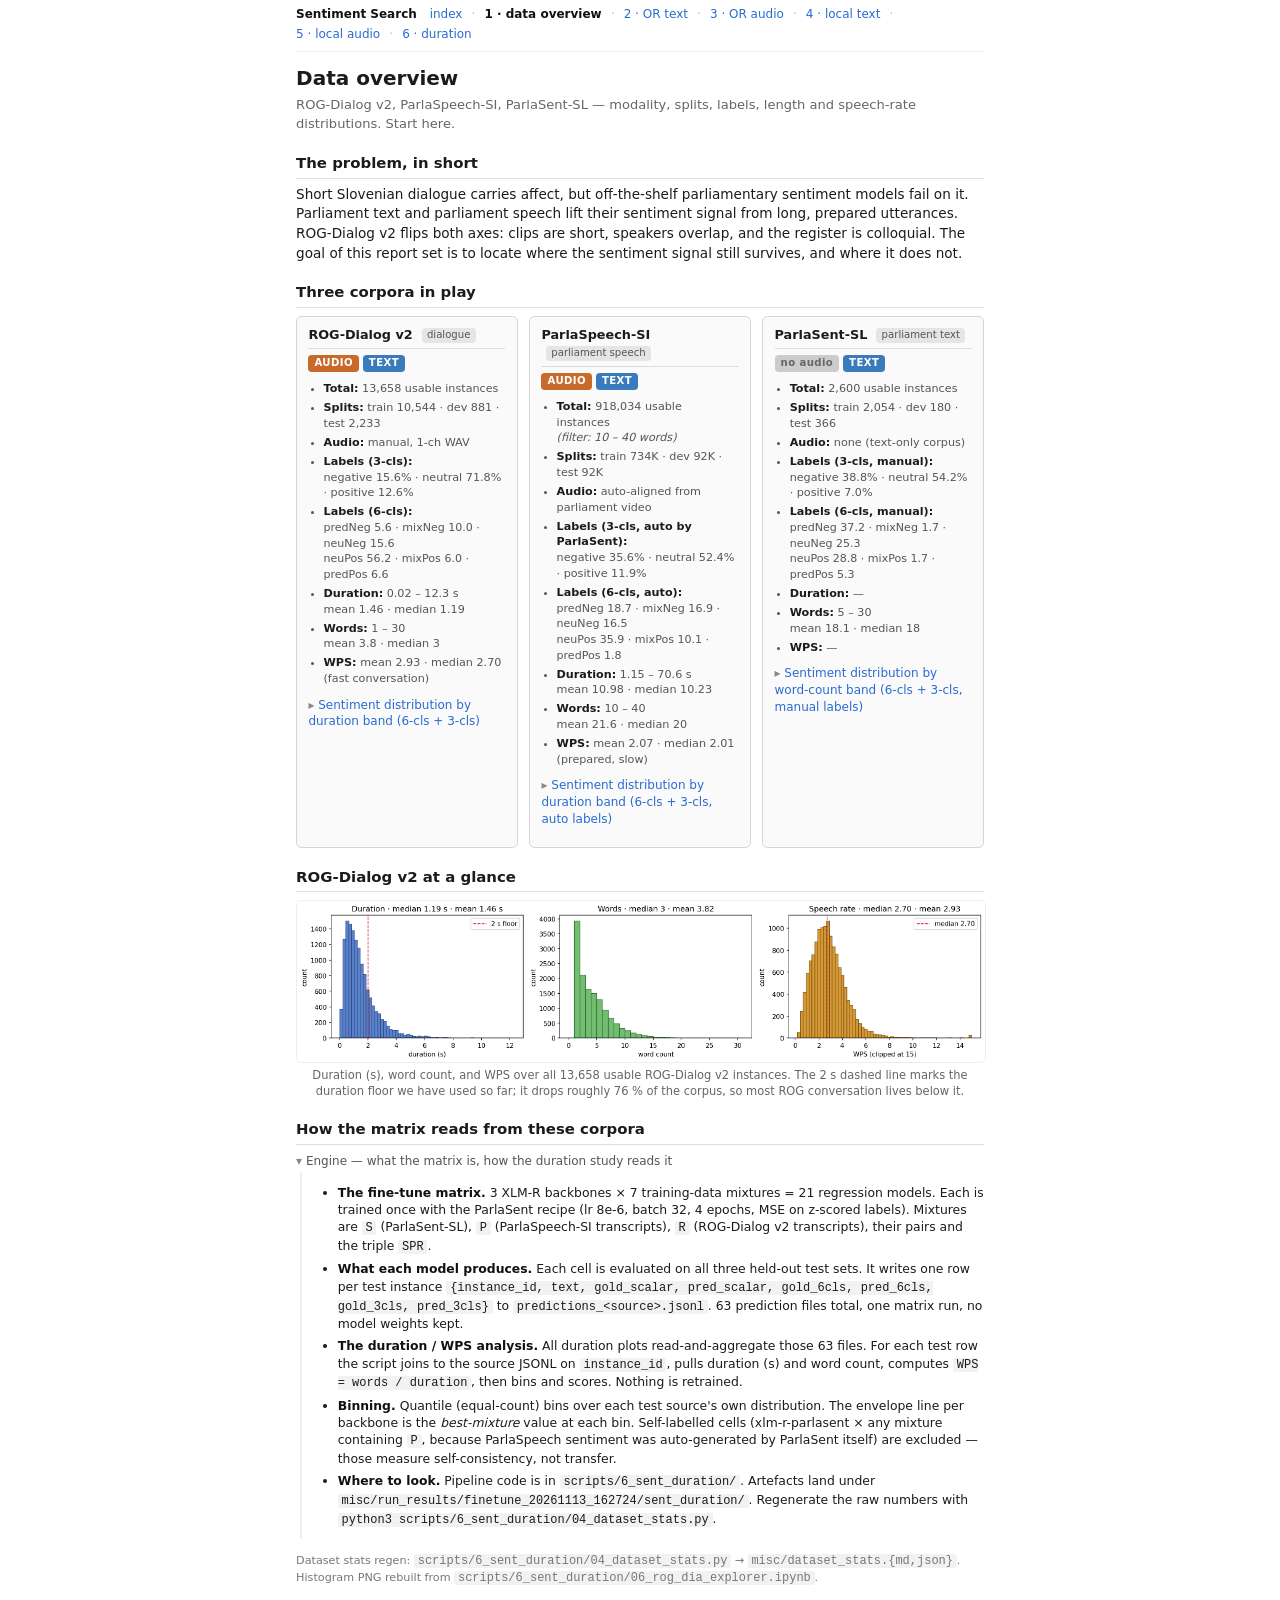
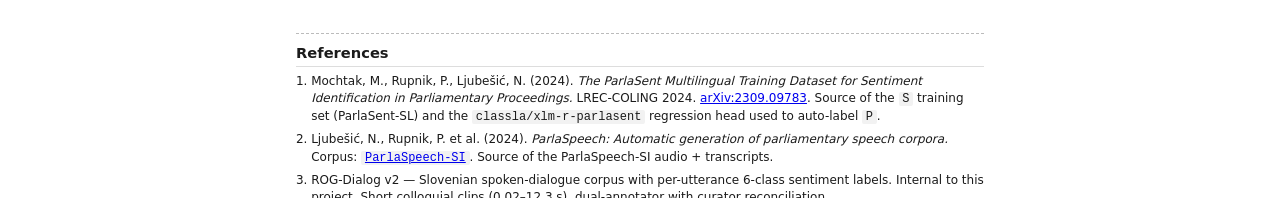
<file: docs/1_rog_dia_v2_data_overview.html>
<!doctype html>
<html lang="en">
<head>
<meta charset="utf-8">
<title>1 · ROG-Dialog v2 — data overview</title>
<link rel="stylesheet" href="styles.css">
</head>
<body>

<nav class="report-nav">
  <span class="brand">Sentiment Search</span>
  <a href="index.html">index</a> <span class="sep">·</span>
  <span class="current">1 · data overview</span> <span class="sep">·</span>
  <a href="2_open_router_probing_text.html">2 · OR text</a> <span class="sep">·</span>
  <a href="3_open_router_probing_audio.html">3 · OR audio</a> <span class="sep">·</span>
  <a href="4_local_text_probing_finetuning.html">4 · local text</a> <span class="sep">·</span>
  <a href="5_local_audio_probing_finetuning.html">5 · local audio</a> <span class="sep">·</span>
  <a href="6_sentiment_signal_in_duration.html">6 · duration</a>
</nav>

<h1>Data overview
  <span class="sub">ROG-Dialog v2, ParlaSpeech-SI, ParlaSent-SL — modality, splits, labels, length and
  speech-rate distributions. Start here.</span>
</h1>

<!-- =================================== PROBLEM -->
<h2>The problem, in short</h2>

<p>Short Slovenian dialogue carries affect, but off-the-shelf parliamentary sentiment models
fail on it. Parliament text and parliament speech lift their sentiment signal from long,
prepared utterances. ROG-Dialog v2 flips both axes: clips are short, speakers overlap, and
the register is colloquial. The goal of this report set is to locate where the sentiment
signal still survives, and where it does not.</p>

<!-- =================================== DATASETS -->
<h2>Three corpora in play</h2>

<div class="dataset-grid">

  <div class="dcard">
    <h3>ROG-Dialog v2 <span class="dtag">dialogue</span></h3>
    <div class="modality"><span class="m audio">AUDIO</span><span class="m text">TEXT</span></div>
    <ul>
      <li class="kv"><b>Total:</b> 13,658 usable instances</li>
      <li class="kv"><b>Splits:</b> train 10,544 · dev 881 · test 2,233</li>
      <li class="kv"><b>Audio:</b> manual, 1-ch WAV</li>
      <li class="kv"><b>Labels (3-cls):</b><br>
          negative 15.6% · neutral 71.8% · positive 12.6%</li>
      <li class="kv"><b>Labels (6-cls):</b><br>
          <span style="font-size:8.3pt">
          predNeg 5.6 · mixNeg 10.0 · neuNeg 15.6<br>
          neuPos 56.2 · mixPos 6.0 · predPos 6.6
          </span></li>
      <li class="kv"><b>Duration:</b> 0.02 – 12.3 s<br>
          mean 1.46 · median 1.19</li>
      <li class="kv"><b>Words:</b> 1 – 30<br>mean 3.8 · median 3</li>
      <li class="kv"><b>WPS:</b> mean 2.93 · median 2.70<br>(fast conversation)</li>
    </ul>
    <details style="margin-top: 2mm;">
      <summary style="font-size: 9pt; color: #2a6bd0; cursor: pointer;">Sentiment distribution by duration band (6-cls + 3-cls)</summary>
      <img class="figure small" src="img/ROG-dia-v2_label_dist_by_duration.png"
           alt="ROG v2 sentiment composition by duration band, 6-cls">
      <img class="figure small" src="img/ROG-dia-v2_label_dist_by_duration_3cls.png"
           alt="ROG v2 sentiment composition by duration band, 3-cls">
      <p style="font-size: 8.4pt; color: #666; text-align: center; margin: 0 0 1mm 0;">
      2 s floor drops ~76 % of every sentiment class uniformly — sub-2 s mass is <em>not</em> disproportionately filler.
      </p>
    </details>
  </div>

  <div class="dcard">
    <h3>ParlaSpeech-SI <span class="dtag">parliament speech</span></h3>
    <div class="modality"><span class="m audio">AUDIO</span><span class="m text">TEXT</span></div>
    <ul>
      <li class="kv"><b>Total:</b> 918,034 usable instances<br>
          <em>(filter: 10 – 40 words)</em></li>
      <li class="kv"><b>Splits:</b> train 734K · dev 92K · test 92K</li>
      <li class="kv"><b>Audio:</b> auto-aligned from parliament video</li>
      <li class="kv"><b>Labels (3-cls, auto by ParlaSent):</b><br>
          negative 35.6% · neutral 52.4% · positive 11.9%</li>
      <li class="kv"><b>Labels (6-cls, auto):</b><br>
          <span style="font-size:8.3pt">
          predNeg 18.7 · mixNeg 16.9 · neuNeg 16.5<br>
          neuPos 35.9 · mixPos 10.1 · predPos 1.8
          </span></li>
      <li class="kv"><b>Duration:</b> 1.15 – 70.6 s<br>mean 10.98 · median 10.23</li>
      <li class="kv"><b>Words:</b> 10 – 40<br>mean 21.6 · median 20</li>
      <li class="kv"><b>WPS:</b> mean 2.07 · median 2.01<br>(prepared, slow)</li>
    </ul>
    <details style="margin-top: 2mm;">
      <summary style="font-size: 9pt; color: #2a6bd0; cursor: pointer;">Sentiment distribution by duration band (6-cls + 3-cls, auto labels)</summary>
      <img class="figure small" src="img/ParlaSpeech-SI_label_dist_by_duration.png"
           alt="ParlaSpeech-SI sentiment composition by duration band, 6-cls">
      <img class="figure small" src="img/ParlaSpeech-SI_label_dist_by_duration_3cls.png"
           alt="ParlaSpeech-SI sentiment composition by duration band, 3-cls">
      <p style="font-size: 8.4pt; color: #666; text-align: center; margin: 0 0 1mm 0;">
      Labels generated by XLM-R-ParlaSent — these are the ⚠ self-labelled scores used by the P mixture.
      </p>
    </details>
  </div>

  <div class="dcard">
    <h3>ParlaSent-SL <span class="dtag">parliament text</span></h3>
    <div class="modality"><span class="m off">no audio</span><span class="m text">TEXT</span></div>
    <ul>
      <li class="kv"><b>Total:</b> 2,600 usable instances</li>
      <li class="kv"><b>Splits:</b> train 2,054 · dev 180 · test 366</li>
      <li class="kv"><b>Audio:</b> none (text-only corpus)</li>
      <li class="kv"><b>Labels (3-cls, manual):</b><br>
          negative 38.8% · neutral 54.2% · positive 7.0%</li>
      <li class="kv"><b>Labels (6-cls, manual):</b><br>
          <span style="font-size:8.3pt">
          predNeg 37.2 · mixNeg 1.7 · neuNeg 25.3<br>
          neuPos 28.8 · mixPos 1.7 · predPos 5.3
          </span></li>
      <li class="kv"><b>Duration:</b> —</li>
      <li class="kv"><b>Words:</b> 5 – 30<br>mean 18.1 · median 18</li>
      <li class="kv"><b>WPS:</b> —</li>
    </ul>
    <details style="margin-top: 2mm;">
      <summary style="font-size: 9pt; color: #2a6bd0; cursor: pointer;">Sentiment distribution by word-count band (6-cls + 3-cls, manual labels)</summary>
      <img class="figure small" src="img/ParlaSent-SL_label_dist_by_words.png"
           alt="ParlaSent-SL sentiment composition by word-count band, 6-cls">
      <img class="figure small" src="img/ParlaSent-SL_label_dist_by_words_3cls.png"
           alt="ParlaSent-SL sentiment composition by word-count band, 3-cls">
      <p style="font-size: 8.4pt; color: #666; text-align: center; margin: 0 0 1mm 0;">
      Two human annotators per utterance, reconciled. Word-count bands used since there's no audio.
      </p>
    </details>
  </div>

</div>

<!-- =================================== HISTOGRAMS -->
<h2>ROG-Dialog v2 at a glance</h2>

<img src="img/ROG-dia-v2_histograms.png" alt="ROG-Dialog v2 histograms"
     class="figure">
<figcaption>Duration (s), word count, and WPS over all 13,658 usable ROG-Dialog v2 instances.
The 2 s dashed line marks the duration floor we have used so far; it drops roughly 76 % of
the corpus, so most ROG conversation lives below it.</figcaption>

<!-- =================================== ENGINE EXPLAINER -->
<h2>How the matrix reads from these corpora</h2>

<details open>
  <summary>Engine — what the matrix is, how the duration study reads it</summary>
  <div class="body">
    <ul>
      <li><strong>The fine-tune matrix.</strong> 3 XLM-R backbones × 7 training-data mixtures = 21
          regression models. Each is trained once with the ParlaSent recipe (lr 8e-6, batch 32,
          4 epochs, MSE on z-scored labels). Mixtures are <code>S</code> (ParlaSent-SL),
          <code>P</code> (ParlaSpeech-SI transcripts), <code>R</code> (ROG-Dialog v2 transcripts),
          their pairs and the triple <code>SPR</code>.</li>
      <li><strong>What each model produces.</strong> Each cell is evaluated on all three held-out test
          sets. It writes one row per test instance
          <code>{instance_id, text, gold_scalar, pred_scalar, gold_6cls, pred_6cls, gold_3cls, pred_3cls}</code>
          to <code>predictions_&lt;source&gt;.jsonl</code>. 63 prediction files total, one matrix run,
          no model weights kept.</li>
      <li><strong>The duration / WPS analysis.</strong> All duration plots read-and-aggregate those
          63 files. For each test row the script joins to the source JSONL on
          <code>instance_id</code>, pulls duration (s) and word count, computes
          <code>WPS = words / duration</code>, then bins and scores. Nothing is retrained.</li>
      <li><strong>Binning.</strong> Quantile (equal-count) bins over each test source's own
          distribution. The envelope line per backbone is the <em>best-mixture</em> value at
          each bin. Self-labelled cells (xlm-r-parlasent × any mixture containing
          <code>P</code>, because ParlaSpeech sentiment was auto-generated by ParlaSent itself)
          are excluded — those measure self-consistency, not transfer.</li>
      <li><strong>Where to look.</strong> Pipeline code is in <code>scripts/6_sent_duration/</code>.
          Artefacts land under <code>misc/run_results/finetune_20261113_162724/sent_duration/</code>.
          Regenerate the raw numbers with
          <code>python3 scripts/6_sent_duration/04_dataset_stats.py</code>.</li>
    </ul>
  </div>
</details>

<footer>
Dataset stats regen: <code>scripts/6_sent_duration/04_dataset_stats.py</code> →
<code>misc/dataset_stats.{md,json}</code>. Histogram PNG rebuilt from
<code>scripts/6_sent_duration/06_rog_dia_explorer.ipynb</code>.
</footer>

<section class="bib">
  <h2>References</h2>
  <ol>
    <li id="bib-parlasent">Mochtak, M., Rupnik, P., Ljubešić, N. (2024).
      <em>The ParlaSent Multilingual Training Dataset for Sentiment Identification in Parliamentary Proceedings.</em>
      LREC-COLING 2024. <a href="https://arxiv.org/abs/2309.09783">arXiv:2309.09783</a>.
      Source of the <code>S</code> training set (ParlaSent-SL) and the <code>classla/xlm-r-parlasent</code> regression head used to auto-label <code>P</code>.</li>
    <li id="bib-parlaspeech">Ljubešić, N., Rupnik, P. et al. (2024).
      <em>ParlaSpeech: Automatic generation of parliamentary speech corpora.</em>
      Corpus: <a href="http://hdl.handle.net/11356/1834"><code>ParlaSpeech-SI</code></a>.
      Source of the ParlaSpeech-SI audio + transcripts.</li>
    <li id="bib-rog">ROG-Dialog v2 — Slovenian spoken-dialogue corpus with per-utterance 6-class sentiment labels.
      Internal to this project. Short colloquial clips (0.02–12.3 s), dual-annotator with curator reconciliation.</li>
  </ol>
</section>

</body>
</html>
</file>
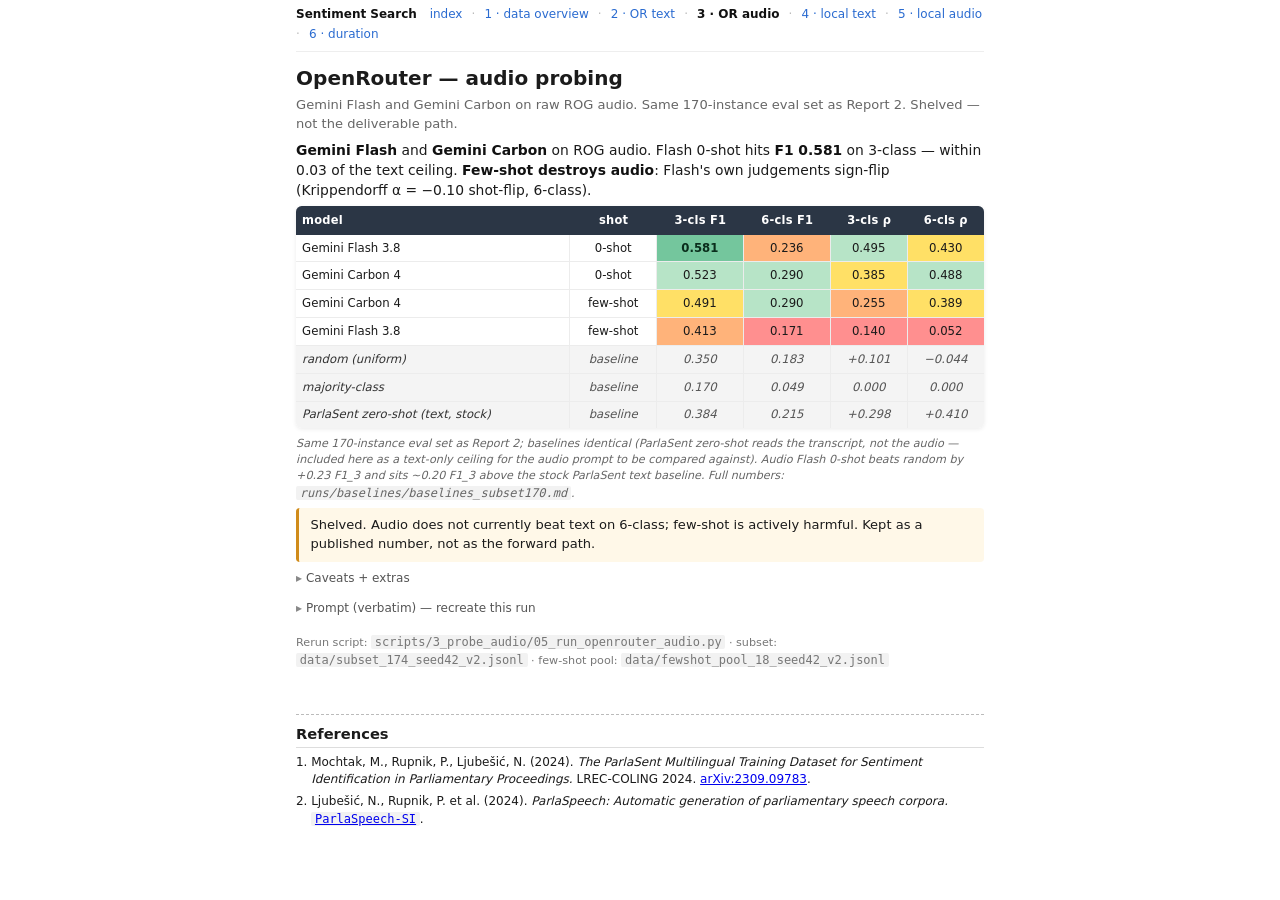
<file: docs/3_open_router_probing_audio.html>
<!doctype html>
<html lang="en">
<head>
<meta charset="utf-8">
<title>3 · OpenRouter — audio probing</title>
<link rel="stylesheet" href="styles.css">
</head>
<body>

<nav class="report-nav">
  <span class="brand">Sentiment Search</span>
  <a href="index.html">index</a> <span class="sep">·</span>
  <a href="1_rog_dia_v2_data_overview.html">1 · data overview</a> <span class="sep">·</span>
  <a href="2_open_router_probing_text.html">2 · OR text</a> <span class="sep">·</span>
  <span class="current">3 · OR audio</span> <span class="sep">·</span>
  <a href="4_local_text_probing_finetuning.html">4 · local text</a> <span class="sep">·</span>
  <a href="5_local_audio_probing_finetuning.html">5 · local audio</a> <span class="sep">·</span>
  <a href="6_sentiment_signal_in_duration.html">6 · duration</a>
</nav>

<h1>OpenRouter — audio probing
  <span class="sub">Gemini Flash and Gemini Carbon on raw ROG audio. Same 170-instance eval set as Report 2.
  Shelved — not the deliverable path.</span>
</h1>

<p class="finding">
<strong>Gemini Flash</strong> and <strong>Gemini Carbon</strong> on ROG audio. Flash 0-shot hits <strong>F1 0.581</strong> on 3-class
— within 0.03 of the text ceiling. <strong>Few-shot destroys audio</strong>: Flash's own
judgements sign-flip (Krippendorff α = −0.10 shot-flip, 6-class).
</p>

<table>
  <thead>
    <tr><th class="l">model</th><th>shot</th><th>3-cls F1</th><th>6-cls F1</th><th>3-cls ρ</th><th>6-cls ρ</th></tr>
  </thead>
  <tbody>
    <tr><td class="l model">Gemini Flash 3.8</td><td>0-shot</td><td class="win">0.581</td><td class="meh">0.236</td><td class="good">0.495</td><td class="mid">0.430</td></tr>
    <tr><td class="l model">Gemini Carbon 4</td><td>0-shot</td><td class="good">0.523</td><td class="good">0.290</td><td class="mid">0.385</td><td class="good">0.488</td></tr>
    <tr><td class="l model">Gemini Carbon 4</td><td>few-shot</td><td class="mid">0.491</td><td class="good">0.290</td><td class="meh">0.255</td><td class="mid">0.389</td></tr>
    <tr><td class="l model">Gemini Flash 3.8</td><td>few-shot</td><td class="meh">0.413</td><td class="bad">0.171</td><td class="bad">0.140</td><td class="bad">0.052</td></tr>
    <tr class="baseline"><td class="l">random (uniform)</td><td>baseline</td><td>0.350</td><td>0.183</td><td>+0.101</td><td>−0.044</td></tr>
    <tr class="baseline"><td class="l">majority-class</td><td>baseline</td><td>0.170</td><td>0.049</td><td>0.000</td><td>0.000</td></tr>
    <tr class="baseline"><td class="l">ParlaSent zero-shot (text, stock)</td><td>baseline</td><td>0.384</td><td>0.215</td><td>+0.298</td><td>+0.410</td></tr>
  </tbody>
</table>
<p style="font-size:8.4pt; color:#666; margin-top:0;"><em>Same 170-instance eval set as Report 2; baselines identical (ParlaSent zero-shot reads the
transcript, not the audio — included here as a text-only ceiling for the audio prompt to be compared against).
Audio Flash 0-shot beats random by +0.23 F1_3 and sits ~0.20 F1_3 above the stock ParlaSent text baseline.
Full numbers: <code>runs/baselines/baselines_subset170.md</code>.</em></p>

<p class="hedge">
Shelved. Audio does not currently beat text on 6-class; few-shot is actively harmful.
Kept as a published number, not as the forward path.
</p>

<details>
  <summary>Caveats + extras</summary>
  <div class="body">
    <ul>
      <li>6-cls audio ceiling is Carbon-0-shot at <strong>0.290</strong> — half a class-label off, on average.</li>
      <li>Carbon shot-flip α = +0.61 — only audio model that doesn't collapse under few-shot, but still loses F1.</li>
      <li>Both runs were on <strong>50%-off promo pricing</strong>; list price would double (~$2.47 → ~$4.93 at this batch size).</li>
      <li>Recommendation: ship audio <strong>zero-shot only</strong> for now. Re-encode exemplars as audio+verbal-label pairs before retrying few-shot.</li>
    </ul>
  </div>
</details>

<details>
  <summary>Prompt (verbatim) — recreate this run</summary>
  <div class="body">
<p style="margin:0 0 2mm 0">Audio is sent inline as base-64 WAV via OpenRouter's multimodal <code>input_audio</code> content-part;
OR routes this to the provider-native audio part (Gemini accepts it directly). Few-shot prepends
exemplars as <code>(audio, label)</code> pairs — the exemplar text is NOT shown, only the audio and the
gold label. Source: <code>scripts/3_probe_audio/05_run_openrouter_audio.py</code>.</p>

<p style="margin:3mm 0 1mm 0"><strong>System message (6-class)</strong></p>
<pre style="font-size:8.6pt; background:#f6f6f6; padding:2mm; border:1px solid #ddd; white-space:pre-wrap">You classify Slovenian spoken-dialogue utterances by sentiment. You will receive an audio clip of a short utterance. Listen to the audio (tone, prosody, emphasis, and the words themselves) and choose exactly one label from this list:
- predominantlyNegative
- mixedNegative
- neutralNegative
- neutralPositive
- mixedPositive
- predominantlyPositive

Reply with only the label. No explanation.</pre>

<p style="margin:3mm 0 1mm 0"><strong>System message (3-class)</strong> — same wording, label list becomes
<code>- negative / - neutral / - positive</code>.</p>

<p style="margin:3mm 0 1mm 0"><strong>User turn (multimodal content array, per target and each few-shot exemplar)</strong></p>
<pre style="font-size:8.6pt; background:#f6f6f6; padding:2mm; border:1px solid #ddd; white-space:pre-wrap">[
  {"type": "text", "text": "Utterance:"},
  {"type": "input_audio",
   "input_audio": {"format": "wav", "data": "&lt;base64 WAV bytes&gt;"}}
]</pre>

<p style="margin:3mm 0 1mm 0"><strong>Few-shot layout</strong></p>
<pre style="font-size:8.6pt; background:#f6f6f6; padding:2mm; border:1px solid #ddd; white-space:pre-wrap">system   : &lt;system prompt&gt;
user     : [Utterance: + audio of exemplar 1]
assistant: {exemplar_1_label}
user     : [Utterance: + audio of exemplar 2]
assistant: {exemplar_2_label}
...  (same 18 exemplars as the text prompt, but audio-only)
user     : [Utterance: + audio of target]</pre>
  </div>
</details>

<footer>
Rerun script: <code>scripts/3_probe_audio/05_run_openrouter_audio.py</code> · subset:
<code>data/subset_174_seed42_v2.jsonl</code> · few-shot pool:
<code>data/fewshot_pool_18_seed42_v2.jsonl</code>
</footer>

<section class="bib">
  <h2>References</h2>
  <ol>
    <li id="bib-parlasent">Mochtak, M., Rupnik, P., Ljubešić, N. (2024).
      <em>The ParlaSent Multilingual Training Dataset for Sentiment Identification in Parliamentary Proceedings.</em>
      LREC-COLING 2024. <a href="https://arxiv.org/abs/2309.09783">arXiv:2309.09783</a>.</li>
    <li id="bib-parlaspeech">Ljubešić, N., Rupnik, P. et al. (2024).
      <em>ParlaSpeech: Automatic generation of parliamentary speech corpora.</em>
      <a href="http://hdl.handle.net/11356/1834"><code>ParlaSpeech-SI</code></a>.</li>
  </ol>
</section>

</body>
</html>
</file>
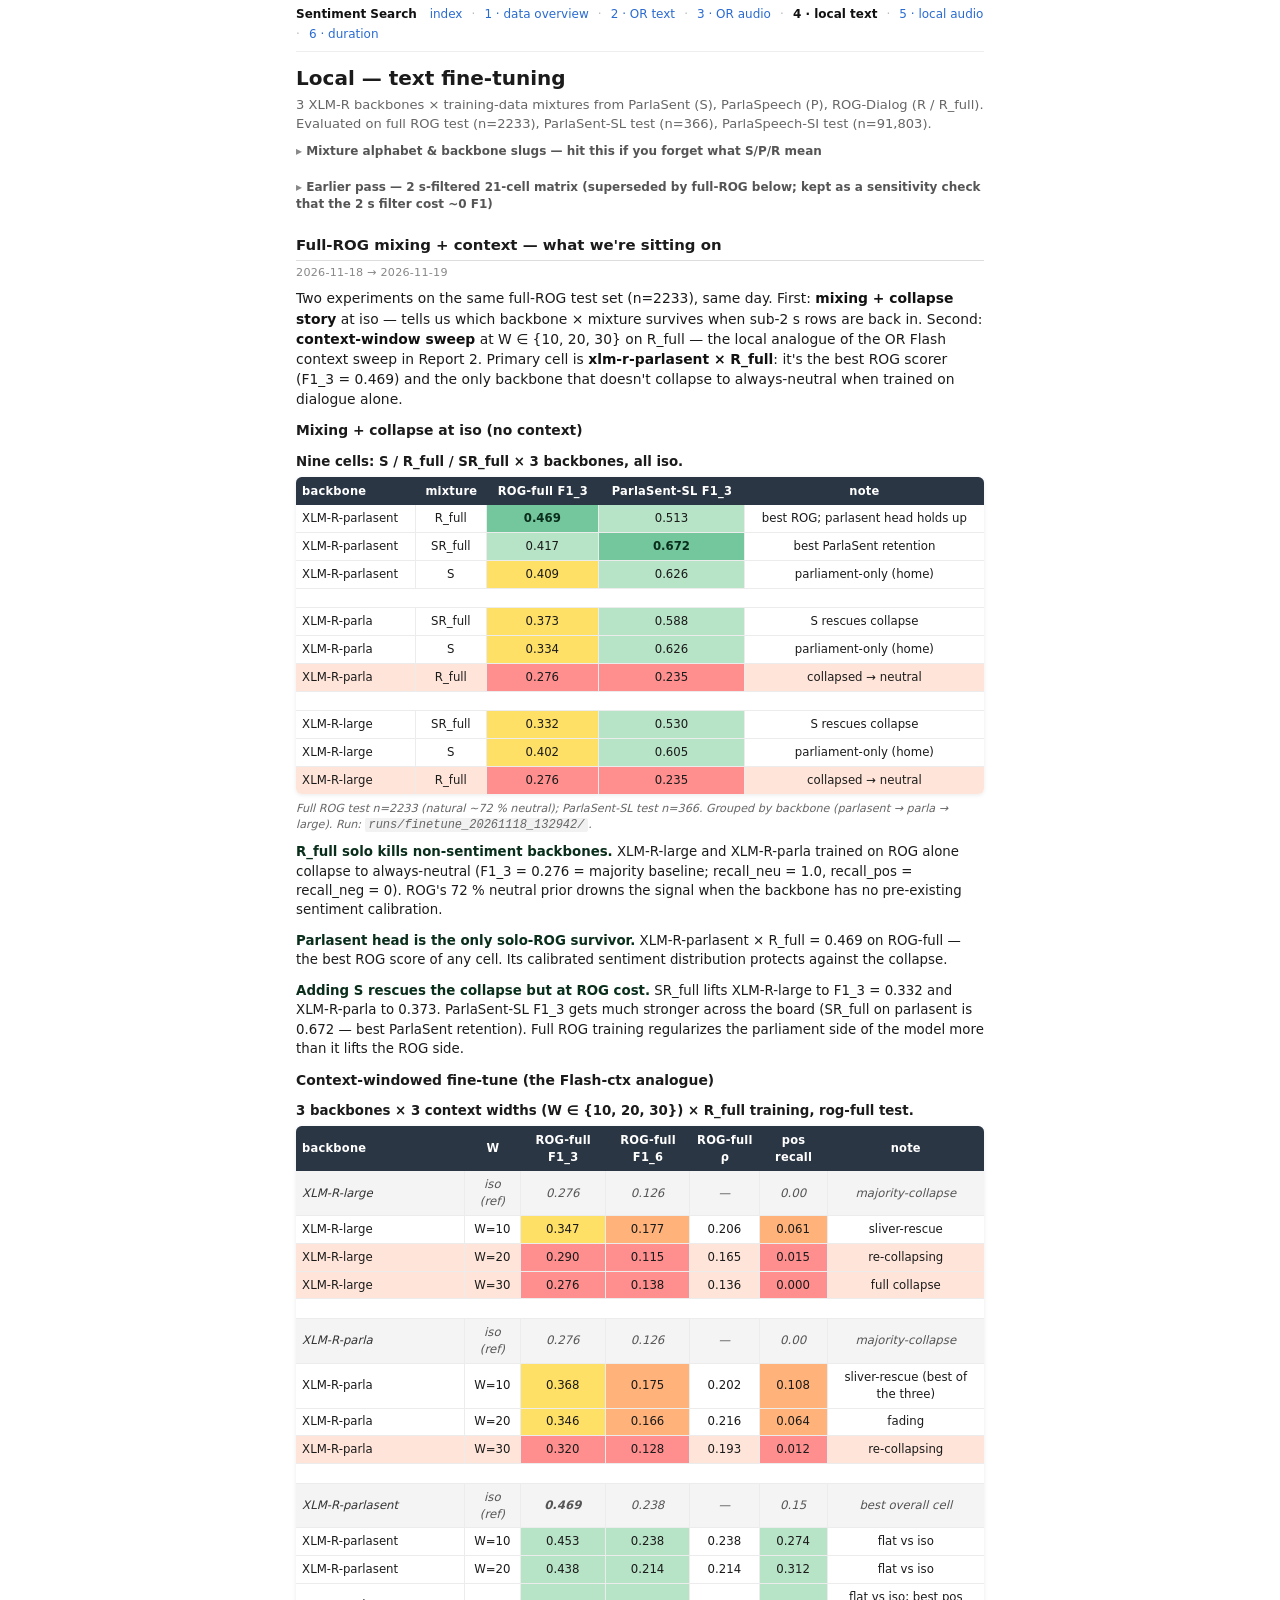
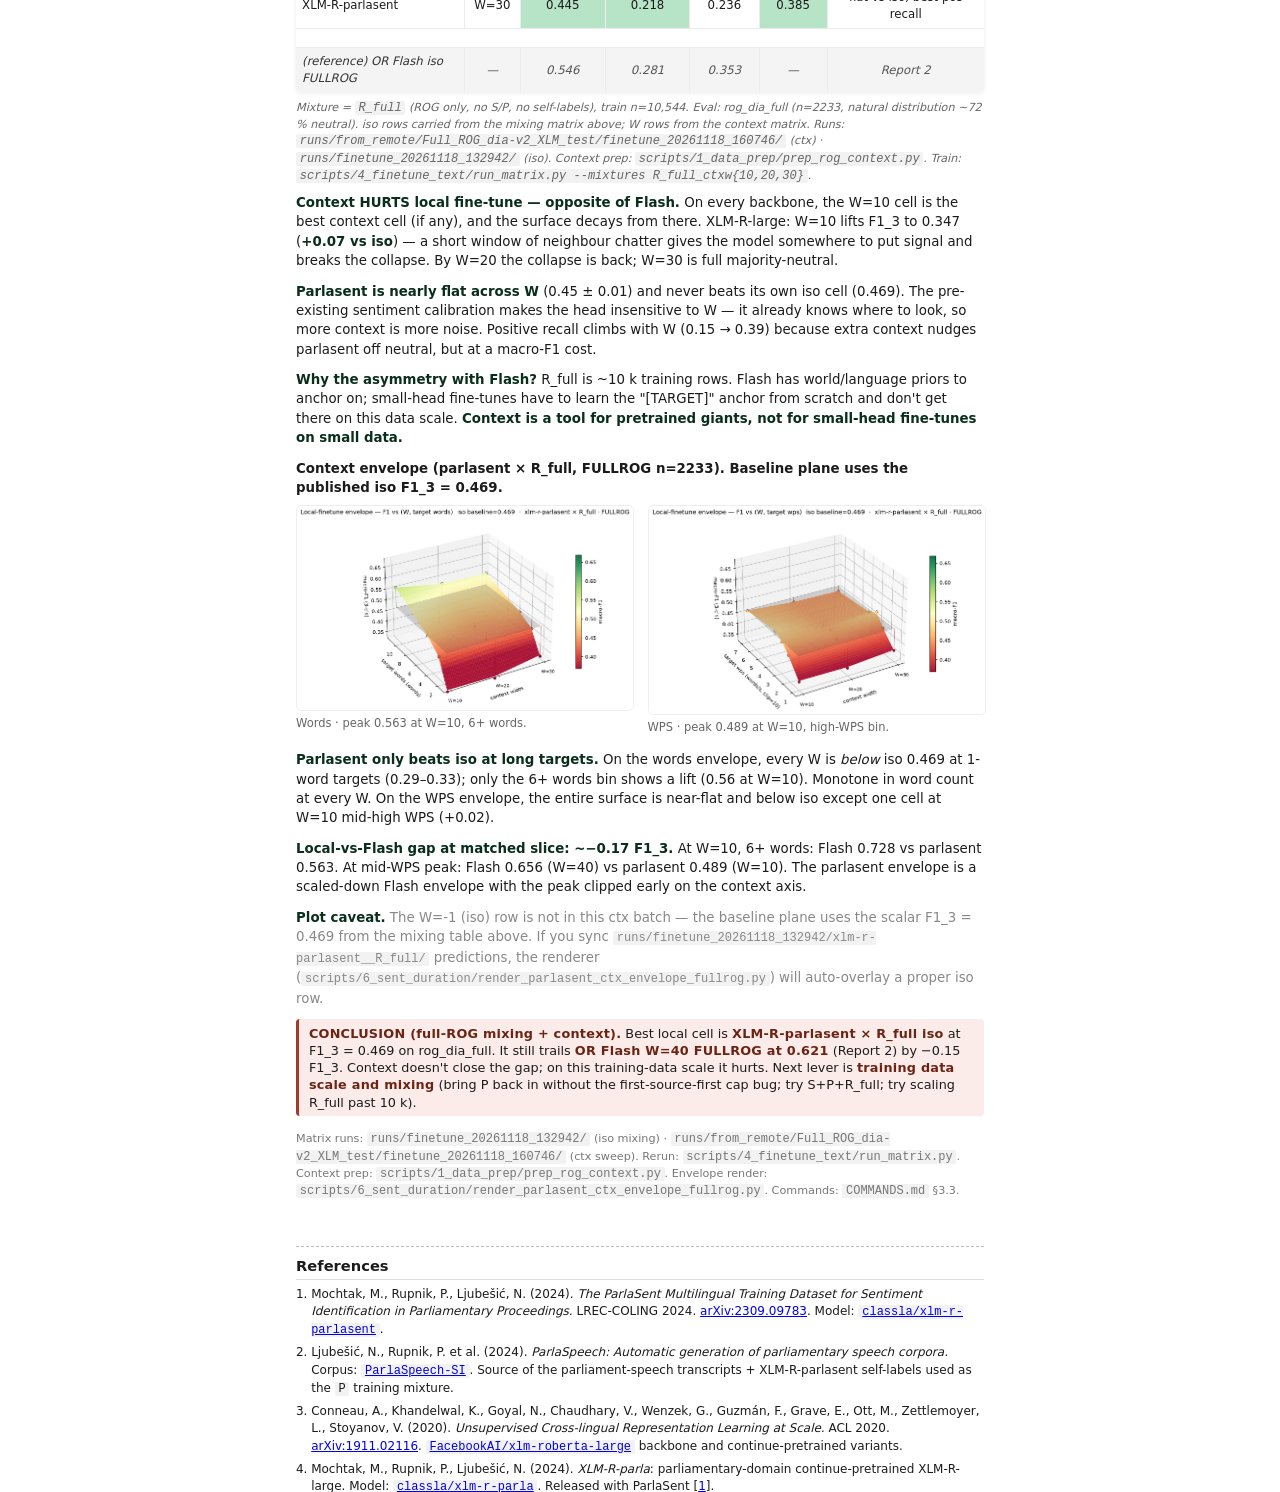
<file: docs/4_local_text_probing_finetuning.html>
<!doctype html>
<html lang="en">
<head>
<meta charset="utf-8">
<title>4 · Local — text fine-tuning</title>
<link rel="stylesheet" href="styles.css">
</head>
<body>

<nav class="report-nav">
  <span class="brand">Sentiment Search</span>
  <a href="index.html">index</a> <span class="sep">·</span>
  <a href="1_rog_dia_v2_data_overview.html">1 · data overview</a> <span class="sep">·</span>
  <a href="2_open_router_probing_text.html">2 · OR text</a> <span class="sep">·</span>
  <a href="3_open_router_probing_audio.html">3 · OR audio</a> <span class="sep">·</span>
  <span class="current">4 · local text</span> <span class="sep">·</span>
  <a href="5_local_audio_probing_finetuning.html">5 · local audio</a> <span class="sep">·</span>
  <a href="6_sentiment_signal_in_duration.html">6 · duration</a>
</nav>

<h1>Local — text fine-tuning
  <span class="sub">3 XLM-R backbones × training-data mixtures from ParlaSent (S), ParlaSpeech (P),
  ROG-Dialog (R / R_full). Evaluated on full ROG test (n=2233), ParlaSent-SL test (n=366),
  ParlaSpeech-SI test (n=91,803).</span>
</h1>

<details style="margin: 0.5em 0 1em 0;">
<summary style="cursor: pointer; font-weight: 600;">Mixture alphabet &amp; backbone slugs — hit this if you forget what S/P/R mean</summary>
<table style="margin-top: 0.5em;">
  <thead><tr><th class="l">key</th><th class="l">sources</th><th class="l">meaning</th></tr></thead>
  <tbody>
    <tr><td class="l"><code>S</code></td><td class="l"><code>parlasent_sl</code></td><td class="l">parliament text, published 6-cls labels</td></tr>
    <tr><td class="l"><code>P</code></td><td class="l"><code>parlaspeech_si</code></td><td class="l">parliament speech transcripts, XLM-R-ParlaSent self-labels (⚠ self-labelled on parlasent backbone)</td></tr>
    <tr><td class="l"><code>R</code></td><td class="l"><code>rog_dia</code> (≥2 s)</td><td class="l">ROG dialogue, 2 s-filtered train split</td></tr>
    <tr><td class="l"><code>SP</code>, <code>SR</code>, <code>PR</code>, <code>SPR</code></td><td class="l">unions of the above</td><td class="l">pairwise + triple on 2 s-filtered ROG</td></tr>
    <tr><td class="l"><code>R_full</code></td><td class="l"><code>rog_dia_full</code></td><td class="l">ROG dialogue train, <strong>no</strong> 2 s filter (~10 k rows)</td></tr>
    <tr><td class="l"><code>SR_full</code>, <code>PR_full</code>, <code>SPR_full</code></td><td class="l">unions with full-ROG</td><td class="l">same mixing, full-ROG train swapped in for R</td></tr>
  </tbody>
</table>
<p style="font-size: 8.4pt; color: #666; margin-top: 0.5em;">
Backbones: <code>xlm-roberta-large</code> (= <code>FacebookAI/xlm-roberta-large</code>, baseline, no sentiment pretrain) ·
<code>xlm-r-parla</code> (= <code>classla/xlm-r-parla</code>, parliamentary MLM continue-pretrain, no sentiment head) ·
<code>xlm-r-parlasent</code> (= <code>classla/xlm-r-parlasent</code>, parla + ParlaSent sentiment regression head).
See references [<a href="#bib-parlasent">1</a>, <a href="#bib-xlmr">3</a>].
</p>
</details>

<details style="margin: 0.5em 0 1em 0;">
  <summary style="cursor: pointer; font-weight: 600;">
    Earlier pass — 2 s-filtered 21-cell matrix (superseded by full-ROG below; kept as a sensitivity check that the 2 s filter cost ~0 F1)
  </summary>
  <div class="body" style="margin-top: 1.5mm;">
    <p class="narrative" style="margin-top: 0;">
    First matrix, trained on the <strong>≥2 s filtered</strong> ROG split (n=434 test). Headline: parliament→dialogue transfer is broken on this slice;
    <strong>SPR is the only mixture that holds positive R²</strong> on dialogue. Full-ROG rerun below drops the 2 s filter and tells essentially the same
    story at a −0.008 F1_3 delta from the 2 s twin.
    </p>

    <table>
      <thead>
        <tr><th class="l">backbone</th><th>mixture</th><th>3-cls F1</th><th>6-cls F1</th><th>R²</th><th>note</th></tr>
      </thead>
      <tbody>
        <tr><td class="l model">XLM-R-large</td><td>R-only</td><td class="bad">0.271</td><td class="bad">0.125</td><td class="bad">−0.030</td><td><span class="flag">collapse → neutral</span></td></tr>
        <tr><td class="l model">XLM-R-parla</td><td>R-only</td><td class="bad">0.271</td><td class="bad">0.125</td><td class="bad">−0.028</td><td><span class="flag">collapse → neutral</span></td></tr>
        <tr><td class="l model">XLM-R-parlasent</td><td>R-only</td><td class="win">0.572</td><td class="good">0.286</td><td class="mid">+0.200</td><td>head rescues</td></tr>
        <tr class="family-gap"><td colspan="6"></td></tr>
        <tr><td class="l model">XLM-R-large</td><td>SPR</td><td class="good">0.566</td><td class="meh">0.274</td><td class="good">+0.202</td><td>clean</td></tr>
        <tr><td class="l model">XLM-R-parla</td><td>SPR</td><td class="good">0.554</td><td class="win">0.298</td><td class="mid">+0.172</td><td>6-cls peak (clean)</td></tr>
        <tr class="warn"><td class="l model">XLM-R-parlasent</td><td>SPR</td><td class="good">0.549</td><td class="meh">0.268</td><td class="win">+0.216</td><td>⚠ self-labelled on P</td></tr>
        <tr class="family-gap"><td colspan="6"></td></tr>
        <tr class="baseline"><td class="l">random (uniform)</td><td>baseline</td><td>0.260</td><td>0.118</td><td>−2.371</td><td>natural prior</td></tr>
        <tr class="baseline"><td class="l">majority-class (neutralPositive)</td><td>baseline</td><td>0.271</td><td>0.125</td><td>−0.024</td><td>72% neutral on ROG</td></tr>
        <tr class="baseline"><td class="l">ParlaSent 0shot (stock, no fine-tune)</td><td>baseline</td><td>0.457</td><td>0.209</td><td>−0.728</td><td>stock parliament head</td></tr>
        <tr class="ceiling"><td class="l">IAA ceiling (annotator ↔ curator)</td><td>ceiling</td><td>0.699</td><td>0.625</td><td>+0.511</td><td>human noise floor</td></tr>
      </tbody>
    </table>
    <p style="font-size:8.4pt; color:#666; margin-top:0;"><em>Baselines + ceiling on ROG test n=434 (2 s filter). <strong>Majority-class</strong> matches R-only F1 — the plain-backbone collapse is literally the majority baseline.
    <strong>ParlaSent 0shot</strong> beats majority by +0.19 F1_3 but has R² = −0.73 because its scale is calibrated for parliament, not ROG's neutral-heavy distribution.
    <strong>SPR</strong> beats ParlaSent 0shot by +0.09 F1_3 and gets R² positive. <strong>IAA ceiling</strong>: annotator vs curator agreement — ~77 % row agreement; F1_3 ≈ 0.70 is the realistic upper bound.
    Matrix: <code>misc/run_results/finetune_20261113_162724/</code> · baselines: <code>runs/baselines/baselines_rog_test_2s.md</code>.</em></p>

    <div class="init-concl" style="margin-top: 2mm;">
    <strong>2 s-filtered conclusion:</strong> SPR is the mixture, parlasent is the best-held backbone. ~0.15 F1_3 of real headroom vs the IAA ceiling. Removing the 2 s filter (below) doesn't change the ordering.
    </div>
  </div>
</details>

<h2>Full-ROG mixing + context — what we're sitting on</h2>
<span class="entry-date">2026-11-18 → 2026-11-19</span>

<p class="finding">
Two experiments on the same full-ROG test set (n=2233), same day. First: <strong>mixing + collapse story</strong> at iso — tells us which backbone × mixture
survives when sub-2 s rows are back in. Second: <strong>context-window sweep</strong> at W ∈ {10, 20, 30} on R_full — the local analogue of the OR Flash
context sweep in Report 2. Primary cell is <strong>xlm-r-parlasent × R_full</strong>: it's the best ROG scorer (F1_3 = 0.469) and the only backbone that doesn't collapse
to always-neutral when trained on dialogue alone.
</p>

<h3>Mixing + collapse at iso (no context)</h3>

<p class="table-cap">Nine cells: S / R_full / SR_full × 3 backbones, all iso.</p>

<table>
  <thead>
    <tr><th class="l">backbone</th><th>mixture</th><th>ROG-full F1_3</th><th>ParlaSent-SL F1_3</th><th>note</th></tr>
  </thead>
  <tbody>
    <tr><td class="l model">XLM-R-parlasent</td><td>R_full</td><td class="win">0.469</td><td class="good">0.513</td><td>best ROG; parlasent head holds up</td></tr>
    <tr><td class="l model">XLM-R-parlasent</td><td>SR_full</td><td class="good">0.417</td><td class="win">0.672</td><td>best ParlaSent retention</td></tr>
    <tr><td class="l model">XLM-R-parlasent</td><td>S</td><td class="mid">0.409</td><td class="good">0.626</td><td>parliament-only (home)</td></tr>
    <tr class="family-gap"><td colspan="5"></td></tr>
    <tr><td class="l model">XLM-R-parla</td><td>SR_full</td><td class="mid">0.373</td><td class="good">0.588</td><td>S rescues collapse</td></tr>
    <tr><td class="l model">XLM-R-parla</td><td>S</td><td class="mid">0.334</td><td class="good">0.626</td><td>parliament-only (home)</td></tr>
    <tr class="warn"><td class="l model">XLM-R-parla</td><td>R_full</td><td class="bad">0.276</td><td class="bad">0.235</td><td>collapsed → neutral</td></tr>
    <tr class="family-gap"><td colspan="5"></td></tr>
    <tr><td class="l model">XLM-R-large</td><td>SR_full</td><td class="mid">0.332</td><td class="good">0.530</td><td>S rescues collapse</td></tr>
    <tr><td class="l model">XLM-R-large</td><td>S</td><td class="mid">0.402</td><td class="good">0.605</td><td>parliament-only (home)</td></tr>
    <tr class="warn"><td class="l model">XLM-R-large</td><td>R_full</td><td class="bad">0.276</td><td class="bad">0.235</td><td>collapsed → neutral</td></tr>
  </tbody>
</table>
<p style="font-size:8.4pt; color:#666; margin-top:0;"><em>Full ROG test n=2233 (natural ~72 % neutral); ParlaSent-SL test n=366. Grouped by backbone (parlasent → parla → large).
Run: <code>runs/finetune_20261118_132942/</code>.</em></p>

<p class="narrative">
<strong>R_full solo kills non-sentiment backbones.</strong> XLM-R-large and XLM-R-parla trained on ROG alone collapse to always-neutral (F1_3 = 0.276 = majority baseline; recall_neu = 1.0, recall_pos = recall_neg = 0).
ROG's 72 % neutral prior drowns the signal when the backbone has no pre-existing sentiment calibration.
</p>

<p class="narrative">
<strong>Parlasent head is the only solo-ROG survivor.</strong> XLM-R-parlasent × R_full = 0.469 on ROG-full — the best ROG score of any cell. Its calibrated sentiment distribution
protects against the collapse.
</p>

<p class="narrative">
<strong>Adding S rescues the collapse but at ROG cost.</strong> SR_full lifts XLM-R-large to F1_3 = 0.332 and XLM-R-parla to 0.373. ParlaSent-SL F1_3 gets much stronger across the board
(SR_full on parlasent is 0.672 — best ParlaSent retention). Full ROG training regularizes the parliament side of the model more than it lifts the ROG side.
</p>

<h3>Context-windowed fine-tune (the Flash-ctx analogue)</h3>

<p class="table-cap">3 backbones × 3 context widths (W ∈ {10, 20, 30}) × R_full training, rog-full test.</p>

<table>
  <thead>
    <tr><th class="l">backbone</th><th>W</th><th>ROG-full F1_3</th><th>ROG-full F1_6</th><th>ROG-full ρ</th><th>pos recall</th><th>note</th></tr>
  </thead>
  <tbody>
    <tr class="baseline"><td class="l model">XLM-R-large</td><td>iso (ref)</td><td>0.276</td><td>0.126</td><td>—</td><td>0.00</td><td>majority-collapse</td></tr>
    <tr><td class="l model">XLM-R-large</td><td>W=10</td><td class="mid">0.347</td><td class="meh">0.177</td><td>0.206</td><td class="meh">0.061</td><td>sliver-rescue</td></tr>
    <tr class="warn"><td class="l model">XLM-R-large</td><td>W=20</td><td class="bad">0.290</td><td class="bad">0.115</td><td>0.165</td><td class="bad">0.015</td><td>re-collapsing</td></tr>
    <tr class="warn"><td class="l model">XLM-R-large</td><td>W=30</td><td class="bad">0.276</td><td class="bad">0.138</td><td>0.136</td><td class="bad">0.000</td><td>full collapse</td></tr>
    <tr class="family-gap"><td colspan="7"></td></tr>
    <tr class="baseline"><td class="l model">XLM-R-parla</td><td>iso (ref)</td><td>0.276</td><td>0.126</td><td>—</td><td>0.00</td><td>majority-collapse</td></tr>
    <tr><td class="l model">XLM-R-parla</td><td>W=10</td><td class="mid">0.368</td><td class="meh">0.175</td><td>0.202</td><td class="meh">0.108</td><td>sliver-rescue (best of the three)</td></tr>
    <tr><td class="l model">XLM-R-parla</td><td>W=20</td><td class="mid">0.346</td><td class="meh">0.166</td><td>0.216</td><td class="meh">0.064</td><td>fading</td></tr>
    <tr class="warn"><td class="l model">XLM-R-parla</td><td>W=30</td><td class="bad">0.320</td><td class="bad">0.128</td><td>0.193</td><td class="bad">0.012</td><td>re-collapsing</td></tr>
    <tr class="family-gap"><td colspan="7"></td></tr>
    <tr class="baseline"><td class="l model">XLM-R-parlasent</td><td>iso (ref)</td><td class="win">0.469</td><td class="good">0.238</td><td>—</td><td>0.15</td><td>best overall cell</td></tr>
    <tr><td class="l model">XLM-R-parlasent</td><td>W=10</td><td class="good">0.453</td><td class="good">0.238</td><td>0.238</td><td class="good">0.274</td><td>flat vs iso</td></tr>
    <tr><td class="l model">XLM-R-parlasent</td><td>W=20</td><td class="good">0.438</td><td class="good">0.214</td><td>0.214</td><td class="good">0.312</td><td>flat vs iso</td></tr>
    <tr><td class="l model">XLM-R-parlasent</td><td>W=30</td><td class="good">0.445</td><td class="good">0.218</td><td>0.236</td><td class="good">0.385</td><td>flat vs iso; best pos recall</td></tr>
    <tr class="family-gap"><td colspan="7"></td></tr>
    <tr class="baseline"><td class="l">(reference) OR Flash iso FULLROG</td><td>—</td><td>0.546</td><td>0.281</td><td>0.353</td><td>—</td><td>Report 2</td></tr>
  </tbody>
</table>
<p style="font-size:8.4pt; color:#666; margin-top:0;"><em>Mixture = <code>R_full</code> (ROG only, no S/P, no self-labels), train n=10,544. Eval: rog_dia_full (n=2233, natural distribution ~72 % neutral).
iso rows carried from the mixing matrix above; W rows from the context matrix.
Runs: <code>runs/from_remote/Full_ROG_dia-v2_XLM_test/finetune_20261118_160746/</code> (ctx) · <code>runs/finetune_20261118_132942/</code> (iso).
Context prep: <code>scripts/1_data_prep/prep_rog_context.py</code>. Train: <code>scripts/4_finetune_text/run_matrix.py --mixtures R_full_ctxw{10,20,30}</code>.</em></p>

<p class="narrative">
<strong>Context HURTS local fine-tune — opposite of Flash.</strong> On every backbone, the W=10 cell is the best context cell (if any), and the surface decays from there.
XLM-R-large: W=10 lifts F1_3 to 0.347 (<strong>+0.07 vs iso</strong>) — a short window of neighbour chatter gives the model somewhere to put signal and breaks the collapse.
By W=20 the collapse is back; W=30 is full majority-neutral.
</p>

<p class="narrative">
<strong>Parlasent is nearly flat across W</strong> (0.45 ± 0.01) and never beats its own iso cell (0.469). The pre-existing sentiment calibration makes the head insensitive to W —
it already knows where to look, so more context is more noise. Positive recall climbs with W (0.15 → 0.39) because extra context nudges parlasent off neutral, but at a macro-F1 cost.
</p>

<p class="narrative">
<strong>Why the asymmetry with Flash?</strong> R_full is ~10 k training rows. Flash has world/language priors to anchor on; small-head fine-tunes have to learn the "[TARGET]" anchor from scratch and don't get there on this data scale.
<strong>Context is a tool for pretrained giants, not for small-head fine-tunes on small data.</strong>
</p>

<p class="table-cap">Context envelope (parlasent × R_full, FULLROG n=2233). Baseline plane uses the published iso F1_3 = 0.469.</p>

<div class="fig-pair">
  <figure>
    <img class="figure" src="img/ctx_envelope_parlasent_R_full_words_FULLROG.png"
         alt="XLM-R-parlasent × R_full F1_3 (FULLROG n=2233) across context W × target word count">
    <figcaption>Words · peak 0.563 at W=10, 6+ words.</figcaption>
  </figure>
  <figure>
    <img class="figure" src="img/ctx_envelope_parlasent_R_full_wps_FULLROG.png"
         alt="XLM-R-parlasent × R_full F1_3 (FULLROG n=2233) across context W × target WPS">
    <figcaption>WPS · peak 0.489 at W=10, high-WPS bin.</figcaption>
  </figure>
</div>

<p class="narrative">
<strong>Parlasent only beats iso at long targets.</strong> On the words envelope, every W is <em>below</em> iso 0.469 at 1-word targets (0.29–0.33); only the 6+ words bin shows a lift (0.56 at W=10).
Monotone in word count at every W. On the WPS envelope, the entire surface is near-flat and below iso except one cell at W=10 mid-high WPS (+0.02).
</p>

<p class="narrative">
<strong>Local-vs-Flash gap at matched slice: ~−0.17 F1_3.</strong> At W=10, 6+ words: Flash 0.728 vs parlasent 0.563.
At mid-WPS peak: Flash 0.656 (W=40) vs parlasent 0.489 (W=10). The parlasent envelope is a scaled-down Flash envelope with the peak clipped early on the context axis.
</p>

<p class="narrative" style="color:#888;"><strong>Plot caveat.</strong> The W=-1 (iso) row is not in this ctx batch — the baseline plane uses the scalar F1_3 = 0.469 from the mixing table above.
If you sync <code>runs/finetune_20261118_132942/xlm-r-parlasent__R_full/</code> predictions, the renderer (<code>scripts/6_sent_duration/render_parlasent_ctx_envelope_fullrog.py</code>)
will auto-overlay a proper iso row.</p>

<div class="init-concl neg">
<strong>CONCLUSION (full-ROG mixing + context).</strong>
Best local cell is <strong>XLM-R-parlasent × R_full iso</strong> at F1_3 = 0.469 on rog_dia_full.
It still trails <strong>OR Flash W=40 FULLROG at 0.621</strong> (Report 2) by −0.15 F1_3. Context doesn't close the gap; on this training-data scale it hurts.
Next lever is <strong>training data scale and mixing</strong> (bring P back in without the first-source-first cap bug; try S+P+R_full; try scaling R_full past 10 k).
</div>

<footer>
Matrix runs: <code>runs/finetune_20261118_132942/</code> (iso mixing) · <code>runs/from_remote/Full_ROG_dia-v2_XLM_test/finetune_20261118_160746/</code> (ctx sweep).
Rerun: <code>scripts/4_finetune_text/run_matrix.py</code>. Context prep: <code>scripts/1_data_prep/prep_rog_context.py</code>.
Envelope render: <code>scripts/6_sent_duration/render_parlasent_ctx_envelope_fullrog.py</code>. Commands: <code>COMMANDS.md</code> §3.3.
</footer>

<section class="bib">
  <h2>References</h2>
  <ol>
    <li id="bib-parlasent">Mochtak, M., Rupnik, P., Ljubešić, N. (2024).
      <em>The ParlaSent Multilingual Training Dataset for Sentiment Identification in Parliamentary Proceedings.</em>
      LREC-COLING 2024.
      <a href="https://arxiv.org/abs/2309.09783">arXiv:2309.09783</a>.
      Model: <a href="https://huggingface.co/classla/xlm-r-parlasent"><code>classla/xlm-r-parlasent</code></a>.</li>
    <li id="bib-parlaspeech">Ljubešić, N., Rupnik, P. et al. (2024).
      <em>ParlaSpeech: Automatic generation of parliamentary speech corpora.</em>
      Corpus: <a href="http://hdl.handle.net/11356/1834"><code>ParlaSpeech-SI</code></a>.
      Source of the parliament-speech transcripts + XLM-R-parlasent self-labels used as the <code>P</code> training mixture.</li>
    <li id="bib-xlmr">Conneau, A., Khandelwal, K., Goyal, N., Chaudhary, V., Wenzek, G., Guzmán, F., Grave, E., Ott, M., Zettlemoyer, L., Stoyanov, V. (2020).
      <em>Unsupervised Cross-lingual Representation Learning at Scale.</em>
      ACL 2020.
      <a href="https://arxiv.org/abs/1911.02116">arXiv:1911.02116</a>.
      <a href="https://huggingface.co/FacebookAI/xlm-roberta-large"><code>FacebookAI/xlm-roberta-large</code></a> backbone and continue-pretrained variants.</li>
    <li id="bib-xlmrparla">Mochtak, M., Rupnik, P., Ljubešić, N. (2024).
      <em>XLM-R-parla</em>: parliamentary-domain continue-pretrained XLM-R-large.
      Model: <a href="https://huggingface.co/classla/xlm-r-parla"><code>classla/xlm-r-parla</code></a>. Released with ParlaSent [<a href="#bib-parlasent">1</a>].</li>
  </ol>
</section>

</body>
</html>
</file>
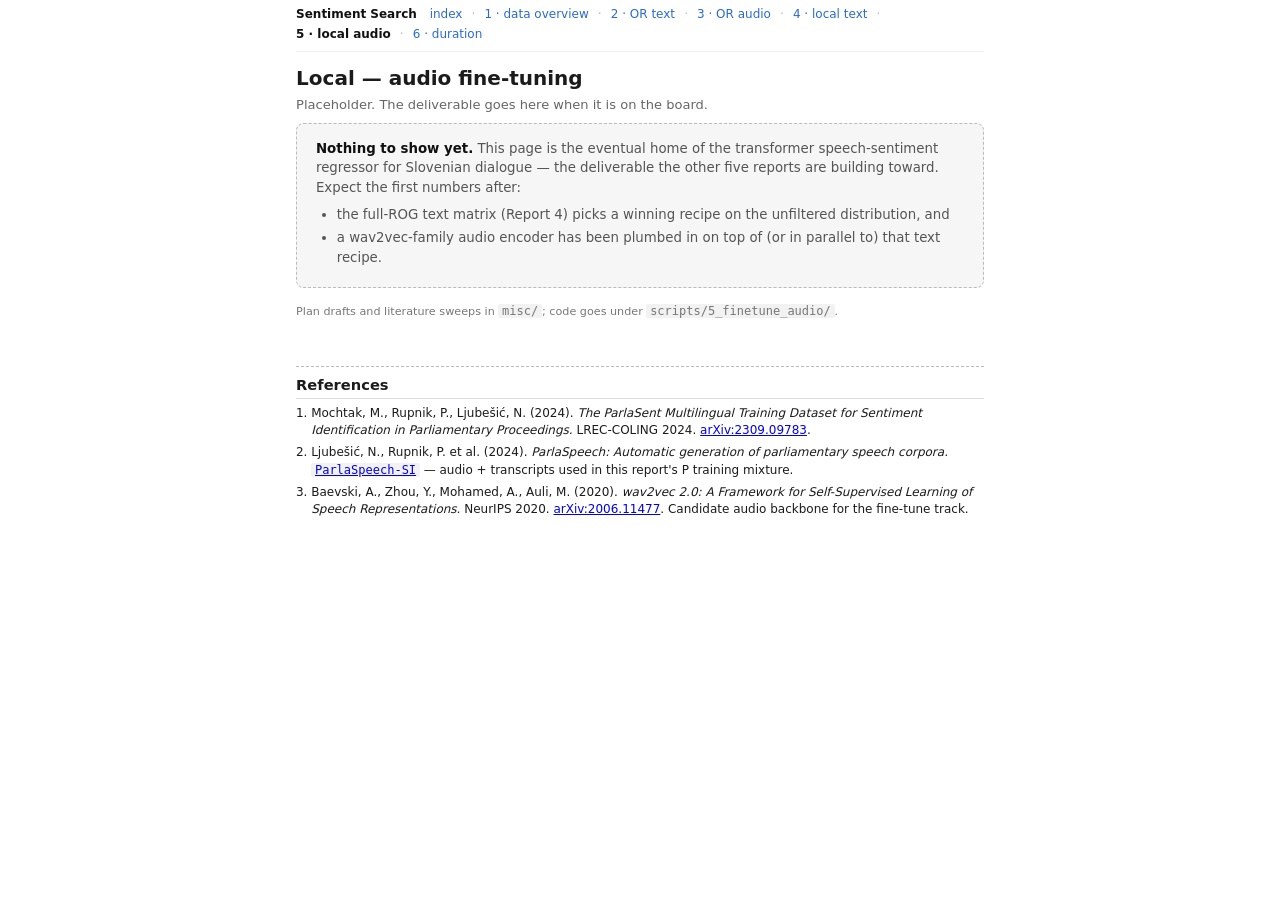
<file: docs/5_local_audio_probing_finetuning.html>
<!doctype html>
<html lang="en">
<head>
<meta charset="utf-8">
<title>5 · Local — audio fine-tuning</title>
<link rel="stylesheet" href="styles.css">
</head>
<body>

<nav class="report-nav">
  <span class="brand">Sentiment Search</span>
  <a href="index.html">index</a> <span class="sep">·</span>
  <a href="1_rog_dia_v2_data_overview.html">1 · data overview</a> <span class="sep">·</span>
  <a href="2_open_router_probing_text.html">2 · OR text</a> <span class="sep">·</span>
  <a href="3_open_router_probing_audio.html">3 · OR audio</a> <span class="sep">·</span>
  <a href="4_local_text_probing_finetuning.html">4 · local text</a> <span class="sep">·</span>
  <span class="current">5 · local audio</span> <span class="sep">·</span>
  <a href="6_sentiment_signal_in_duration.html">6 · duration</a>
</nav>

<h1>Local — audio fine-tuning
  <span class="sub">Placeholder. The deliverable goes here when it is on the board.</span>
</h1>

<div class="placeholder">
  <strong>Nothing to show yet.</strong>
  This page is the eventual home of the transformer speech-sentiment regressor for Slovenian
  dialogue — the deliverable the other five reports are building toward. Expect the first numbers
  after:
  <ul style="margin: 2mm 0 0 0">
    <li>the full-ROG text matrix (Report 4) picks a winning recipe on the unfiltered distribution, and</li>
    <li>a wav2vec-family audio encoder has been plumbed in on top of (or in parallel to) that text recipe.</li>
  </ul>
</div>

<footer>
Plan drafts and literature sweeps in <code>misc/</code>; code goes under
<code>scripts/5_finetune_audio/</code>.
</footer>

<section class="bib">
  <h2>References</h2>
  <ol>
    <li id="bib-parlasent">Mochtak, M., Rupnik, P., Ljubešić, N. (2024).
      <em>The ParlaSent Multilingual Training Dataset for Sentiment Identification in Parliamentary Proceedings.</em>
      LREC-COLING 2024. <a href="https://arxiv.org/abs/2309.09783">arXiv:2309.09783</a>.</li>
    <li id="bib-parlaspeech">Ljubešić, N., Rupnik, P. et al. (2024).
      <em>ParlaSpeech: Automatic generation of parliamentary speech corpora.</em>
      <a href="http://hdl.handle.net/11356/1834"><code>ParlaSpeech-SI</code></a> — audio + transcripts used in this report's P training mixture.</li>
    <li id="bib-wav2vec">Baevski, A., Zhou, Y., Mohamed, A., Auli, M. (2020).
      <em>wav2vec 2.0: A Framework for Self-Supervised Learning of Speech Representations.</em>
      NeurIPS 2020. <a href="https://arxiv.org/abs/2006.11477">arXiv:2006.11477</a>.
      Candidate audio backbone for the fine-tune track.</li>
  </ol>
</section>

</body>
</html>
</file>
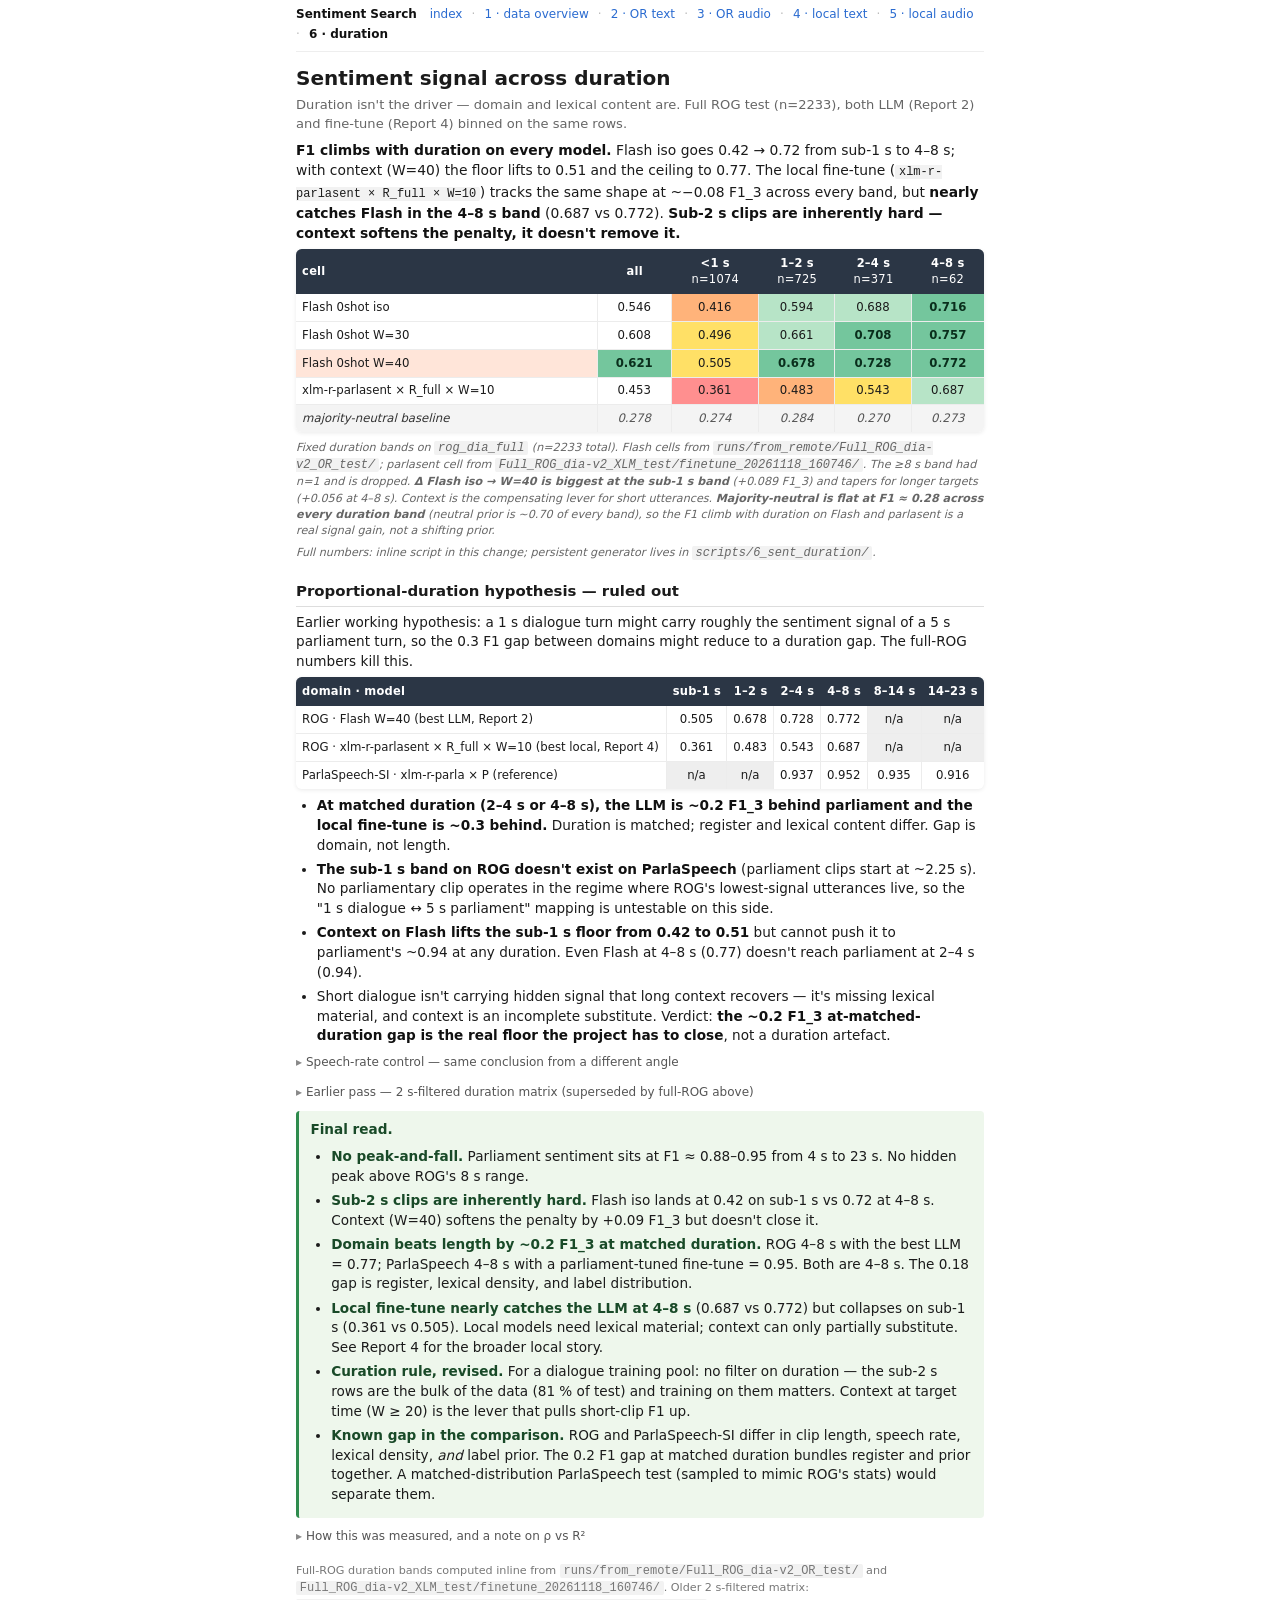
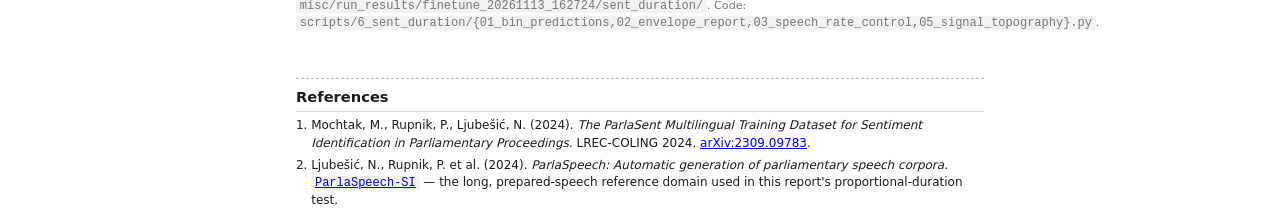
<file: docs/6_sentiment_signal_in_duration.html>
<!doctype html>
<html lang="en">
<head>
<meta charset="utf-8">
<title>6 · Sentiment signal across duration</title>
<link rel="stylesheet" href="styles.css">
</head>
<body>

<nav class="report-nav">
  <span class="brand">Sentiment Search</span>
  <a href="index.html">index</a> <span class="sep">·</span>
  <a href="1_rog_dia_v2_data_overview.html">1 · data overview</a> <span class="sep">·</span>
  <a href="2_open_router_probing_text.html">2 · OR text</a> <span class="sep">·</span>
  <a href="3_open_router_probing_audio.html">3 · OR audio</a> <span class="sep">·</span>
  <a href="4_local_text_probing_finetuning.html">4 · local text</a> <span class="sep">·</span>
  <a href="5_local_audio_probing_finetuning.html">5 · local audio</a> <span class="sep">·</span>
  <span class="current">6 · duration</span>
</nav>

<h1>Sentiment signal across duration
  <span class="sub">Duration isn't the driver — domain and lexical content are. Full ROG test
  (n=2233), both LLM (Report 2) and fine-tune (Report 4) binned on the same rows.</span>
</h1>

<p class="finding">
<strong>F1 climbs with duration on every model.</strong> Flash iso goes 0.42 → 0.72 from sub-1 s to 4–8 s;
with context (W=40) the floor lifts to 0.51 and the ceiling to 0.77. The local fine-tune
(<code>xlm-r-parlasent × R_full × W=10</code>) tracks the same shape at ~−0.08 F1_3 across every band,
but <strong>nearly catches Flash in the 4–8 s band</strong> (0.687 vs 0.772). <strong>Sub-2 s clips are
inherently hard — context softens the penalty, it doesn't remove it.</strong>
</p>

<table>
  <thead>
    <tr><th class="l">cell</th><th>all</th>
        <th>&lt;1 s<br><span style="font-weight:normal">n=1074</span></th>
        <th>1–2 s<br><span style="font-weight:normal">n=725</span></th>
        <th>2–4 s<br><span style="font-weight:normal">n=371</span></th>
        <th>4–8 s<br><span style="font-weight:normal">n=62</span></th></tr>
  </thead>
  <tbody>
    <tr><td class="l">Flash 0shot iso</td><td>0.546</td>
        <td class="meh">0.416</td><td class="good">0.594</td><td class="good">0.688</td><td class="win">0.716</td></tr>
    <tr><td class="l">Flash 0shot W=30</td><td>0.608</td>
        <td class="mid">0.496</td><td class="good">0.661</td><td class="win">0.708</td><td class="win">0.757</td></tr>
    <tr class="warn"><td class="l">Flash 0shot W=40</td><td class="win"><strong>0.621</strong></td>
        <td class="mid">0.505</td><td class="win">0.678</td><td class="win">0.728</td><td class="win">0.772</td></tr>
    <tr><td class="l">xlm-r-parlasent × R_full × W=10</td><td>0.453</td>
        <td class="bad">0.361</td><td class="meh">0.483</td><td class="mid">0.543</td><td class="good">0.687</td></tr>
    <tr class="baseline"><td class="l">majority-neutral baseline</td><td>0.278</td>
        <td>0.274</td><td>0.284</td><td>0.270</td><td>0.273</td></tr>
  </tbody>
</table>
<p style="font-size:8.4pt; color:#666; margin-top:0;"><em>Fixed duration bands on <code>rog_dia_full</code> (n=2233 total). Flash cells from
<code>runs/from_remote/Full_ROG_dia-v2_OR_test/</code>; parlasent cell from <code>Full_ROG_dia-v2_XLM_test/finetune_20261118_160746/</code>.
The ≥8 s band had n=1 and is dropped. <strong>Δ Flash iso → W=40 is biggest at the sub-1 s band</strong> (+0.089 F1_3)
and tapers for longer targets (+0.056 at 4–8 s). Context is the compensating lever for short utterances.
<strong>Majority-neutral is flat at F1 ≈ 0.28 across every duration band</strong> (neutral prior is ~0.70 of every band),
so the F1 climb with duration on Flash and parlasent is a real signal gain, not a shifting prior.</em></p>

<p style="font-size:8.4pt; color:#666; margin-top:0;"><em>
Full numbers: inline script in this change; persistent generator lives in <code>scripts/6_sent_duration/</code>.</em></p>

<h2>Proportional-duration hypothesis — ruled out</h2>

<p>
Earlier working hypothesis: a 1 s dialogue turn might carry roughly the sentiment signal of
a 5 s parliament turn, so the 0.3 F1 gap between domains might reduce to a duration gap.
The full-ROG numbers kill this.
</p>

<table>
  <thead>
    <tr><th class="l">domain · model</th><th>sub-1 s</th><th>1–2 s</th><th>2–4 s</th><th>4–8 s</th><th>8–14 s</th><th>14–23 s</th></tr>
  </thead>
  <tbody>
    <tr><td class="l">ROG · Flash W=40 (best LLM, Report 2)</td>
        <td>0.505</td><td>0.678</td><td>0.728</td><td>0.772</td><td style="background:#eee">n/a</td><td style="background:#eee">n/a</td></tr>
    <tr><td class="l">ROG · xlm-r-parlasent × R_full × W=10 (best local, Report 4)</td>
        <td>0.361</td><td>0.483</td><td>0.543</td><td>0.687</td><td style="background:#eee">n/a</td><td style="background:#eee">n/a</td></tr>
    <tr><td class="l">ParlaSpeech-SI · xlm-r-parla × P (reference)</td>
        <td style="background:#eee">n/a</td><td style="background:#eee">n/a</td><td>0.937</td><td>0.952</td><td>0.935</td><td>0.916</td></tr>
  </tbody>
</table>

<ul>
  <li><strong>At matched duration (2–4 s or 4–8 s), the LLM is ~0.2 F1_3 behind parliament
      and the local fine-tune is ~0.3 behind.</strong> Duration is matched; register and lexical
      content differ. Gap is domain, not length.</li>
  <li><strong>The sub-1 s band on ROG doesn't exist on ParlaSpeech</strong> (parliament clips start at ~2.25 s).
      No parliamentary clip operates in the regime where ROG's lowest-signal utterances live, so the
      "1 s dialogue ↔ 5 s parliament" mapping is untestable on this side.</li>
  <li><strong>Context on Flash lifts the sub-1 s floor from 0.42 to 0.51</strong> but cannot push
      it to parliament's ~0.94 at any duration. Even Flash at 4–8 s (0.77) doesn't reach parliament at 2–4 s (0.94).</li>
  <li>Short dialogue isn't carrying hidden signal that long context recovers — it's missing lexical
      material, and context is an incomplete substitute. Verdict: <strong>the ~0.2 F1_3 at-matched-duration
      gap is the real floor the project has to close</strong>, not a duration artefact.</li>
</ul>

<details>
  <summary>Speech-rate control — same conclusion from a different angle</summary>
  <div class="body">
    <ul>
      <li>Split each test source into 4 speech-rate quartiles (words / second) and re-bin inside each quartile.</li>
      <li><strong>ParlaSpeech-SI · audio-sec</strong>: 4 / 4 quartiles show a monotone+ shape on xlm-r-parla and xlm-r-parlasent. Duration doesn't matter within WPS.</li>
      <li><strong>ROG · audio-sec</strong>: 1 / 4 quartiles survive per backbone — partial confound.</li>
      <li>WPS ranges split by domain: parliament 0.9 – 4.4 wps (prepared, slow); ROG 0.25 – 5.4 wps (conversational, wider spread).</li>
      <li>Full reports: <code>misc/run_results/finetune_20261113_162724/sent_duration/speech_rate_report_rog_dia.md</code>,
          <code>speech_rate_report_parlaspeech_si.md</code>.</li>
    </ul>
  </div>
</details>

<details>
  <summary>Earlier pass — 2 s-filtered duration matrix (superseded by full-ROG above)</summary>
  <div class="body">
    <p style="margin: 0 0 1.5mm 0;">First pass used the ≥2 s-filtered matrix, which excluded the 1799 sub-2 s rows (81 % of ROG test).
    Kept here because (a) ParlaSpeech 8–23 s bands aren't in the full-ROG matrix as separate runs, and (b) it shows the parliament
    reference numbers used in the proportional-duration test above.</p>
    <table>
      <thead>
        <tr><th class="l">test source · best cell</th><th>duration range</th>
            <th>~2 s</th><th>~4 s</th><th>~8 s</th><th>~14 s</th><th>~23 s</th></tr>
      </thead>
      <tbody>
        <tr><td class="l">ROG · xlm-r-parla × SPR</td><td>2 – 6 s</td>
            <td>0.495</td><td>0.469</td><td>0.616</td>
            <td style="background:#eee">n/a</td><td style="background:#eee">n/a</td></tr>
        <tr><td class="l">ROG · xlm-r-parlasent × R</td><td>2 – 6 s</td>
            <td>0.555</td><td>0.483</td><td>0.657</td>
            <td style="background:#eee">n/a</td><td style="background:#eee">n/a</td></tr>
        <tr><td class="l">ParlaSpeech-SI · xlm-r-parla × P</td><td>2 – 30 s</td>
            <td style="background:#eee">n/a</td>
            <td>0.937</td><td>0.952</td><td>0.935</td><td>0.916</td></tr>
        <tr><td class="l">ParlaSpeech-SI · xlm-r-parlasent × S</td><td>2 – 30 s</td>
            <td style="background:#eee">n/a</td>
            <td>0.891</td><td>0.837</td><td>0.890</td><td>0.876</td></tr>
      </tbody>
    </table>
    <p style="font-size: 8.4pt; color:#666;"><em>Values are F1_3 at the quantile-bin centre closest to each named column, best-mixture-avg,
    self-labelled cells excluded. 2 s and 4 s bins don't exist on ParlaSpeech-SI; 8–23 s bins don't exist on ROG.
    The full-ROG rerun above supersedes the ROG rows; parliament rows still stand.</em></p>
  </div>
</details>

<div class="conclusion">
  <p style="margin:0 0 2mm 0;"><strong>Final read.</strong></p>
  <ul style="margin:0;">
    <li><strong>No peak-and-fall.</strong> Parliament sentiment sits at F1 ≈ 0.88–0.95 from 4 s to 23 s. No hidden peak above ROG's 8 s range.</li>
    <li><strong>Sub-2 s clips are inherently hard.</strong> Flash iso lands at 0.42 on sub-1 s vs 0.72 at 4–8 s. Context (W=40) softens the penalty by +0.09 F1_3 but doesn't close it.</li>
    <li><strong>Domain beats length by ~0.2 F1_3 at matched duration.</strong> ROG 4–8 s with the best LLM = 0.77; ParlaSpeech 4–8 s with a parliament-tuned fine-tune = 0.95. Both are 4–8 s. The 0.18 gap is register, lexical density, and label distribution.</li>
    <li><strong>Local fine-tune nearly catches the LLM at 4–8 s</strong> (0.687 vs 0.772) but collapses on sub-1 s (0.361 vs 0.505). Local models need lexical material; context can only partially substitute. See Report 4 for the broader local story.</li>
    <li><strong>Curation rule, revised.</strong> For a dialogue training pool: no filter on duration — the sub-2 s rows are the bulk of the data (81 % of test) and training on them matters. Context at target time (W ≥ 20) is the lever that pulls short-clip F1 up.</li>
    <li><strong>Known gap in the comparison.</strong> ROG and ParlaSpeech-SI differ in clip length, speech rate, lexical density, <em>and</em> label prior. The 0.2 F1 gap at matched duration bundles register and prior together. A matched-distribution ParlaSpeech test (sampled to mimic ROG's stats) would separate them.</li>
  </ul>
</div>

<details>
  <summary>How this was measured, and a note on ρ vs R²</summary>
  <div class="body">
    <ul>
      <li><strong>Full-ROG binning.</strong> Fixed duration bands {&lt;1, 1–2, 2–4, 4–8, ≥8 s} over the full rog_dia_full test (n=2233); each cell's predictions.jsonl joined to the corpus on <code>instance_id</code> for duration. Labels normalized to {negative, neutral, positive}; macro-F1 computed per band.</li>
      <li><strong>Parliament numbers</strong> (ParlaSpeech-SI rows above) come from the 2 s-filtered matrix at quantile bins; those cells weren't re-run for full-ROG because ParlaSpeech is a separate eval set unchanged by the ROG-side duration filter.</li>
      <li><strong>ρ (Spearman)</strong> classifies the <em>shape</em> of the envelope across bins — a rank correlation of (bin-centre, F1_3). Scale-free, so a small rise and a huge rise score the same. ρ ≥ +0.6 = monotone+, ≤ −0.6 = monotone−, |ρ| &lt; 0.3 = flat.</li>
      <li><strong>R²</strong> is used on the raw regression (0–5 sentiment scalar). Sign and magnitude both matter. R² = 0 ≡ predicting the mean; R² &lt; 0 ≡ worse than that.</li>
      <li><strong>Why both.</strong> A model can rank items well (high ρ) while being offset in magnitude (low R²). Several S-only cells on ROG show ρ ≈ +0.3 but R² ≈ −0.6 — correct polarity order, wrong absolute values.</li>
    </ul>
  </div>
</details>

<footer>
Full-ROG duration bands computed inline from <code>runs/from_remote/Full_ROG_dia-v2_OR_test/</code> and <code>Full_ROG_dia-v2_XLM_test/finetune_20261118_160746/</code>.
Older 2 s-filtered matrix: <code>misc/run_results/finetune_20261113_162724/sent_duration/</code>.
Code: <code>scripts/6_sent_duration/{01_bin_predictions,02_envelope_report,03_speech_rate_control,05_signal_topography}.py</code>.
</footer>

<section class="bib">
  <h2>References</h2>
  <ol>
    <li id="bib-parlasent">Mochtak, M., Rupnik, P., Ljubešić, N. (2024).
      <em>The ParlaSent Multilingual Training Dataset for Sentiment Identification in Parliamentary Proceedings.</em>
      LREC-COLING 2024. <a href="https://arxiv.org/abs/2309.09783">arXiv:2309.09783</a>.</li>
    <li id="bib-parlaspeech">Ljubešić, N., Rupnik, P. et al. (2024).
      <em>ParlaSpeech: Automatic generation of parliamentary speech corpora.</em>
      <a href="http://hdl.handle.net/11356/1834"><code>ParlaSpeech-SI</code></a> — the long, prepared-speech reference domain used in this report's proportional-duration test.</li>
  </ol>
</section>

</body>
</html>
</file>
<file: docs/styles.css>
/* Shared style for the Sentiment-Search docs set.
   One sheet covers index.html plus the numbered report pages. */

@page { size: A4 portrait; margin: 14mm; }

html, body {
    font-family: "Inter", system-ui, -apple-system, Segoe UI, Roboto, sans-serif;
    color: #1b1b1b; background: #fff;
}
body {
    max-width: 182mm; margin: 0 auto; padding: 0 6mm;
    font-size: 10.2pt; line-height: 1.45;
}

h1 { font-size: 15pt; margin: 0 0 1mm 0; font-weight: 650; }
h1 .sub {
    display: block; font-weight: 400; color: #666; font-size: 9.8pt;
    margin-top: 1mm;
}
h2 {
    font-size: 11.2pt; margin: 5mm 0 1.5mm 0;
    padding-bottom: 0.8mm; border-bottom: 1px solid #ddd; font-weight: 600;
}
.entry-date {
    display: block; font-size: 8.4pt; color: #888; font-weight: 400;
    margin: -0.4mm 0 2mm 0; letter-spacing: 0.02em;
}
h3 { font-size: 10.4pt; margin: 3mm 0 1mm 0; font-weight: 600; }

p { margin: 1.5mm 0; }
.finding { font-size: 10.4pt; margin-bottom: 1.5mm; }
.finding strong { color: #111; }

/* Report-set nav bar (top of every split report, plus index) */
.report-nav {
    display: flex; flex-wrap: wrap; gap: 0.8mm 2.4mm;
    font-size: 9pt; color: #555;
    padding: 1.6mm 0 2mm 0; border-bottom: 1px solid #eee;
    margin-bottom: 3mm;
}
.report-nav a { color: #2a6bd0; text-decoration: none; }
.report-nav a:hover { text-decoration: underline; }
.report-nav .current { color: #111; font-weight: 600; }
.report-nav .brand { font-weight: 700; color: #111; margin-right: 1mm; }
.report-nav .sep { color: #bbb; }

/* Tables — visible + pretty. */
table {
    border-collapse: separate; border-spacing: 0;
    width: 100%; font-size: 8.8pt; margin: 1.5mm 0 2mm 0;
    border-radius: 1.5mm; overflow: hidden;
    box-shadow: 0 0.3mm 1.2mm rgba(0,0,0,0.08);
}
thead th {
    background: #2b3645; color: #fff; font-weight: 600;
    padding: 1.6mm 1.6mm; text-align: center;
    border: none; font-size: 8.6pt;
    letter-spacing: 0.02em;
}
thead th.l { text-align: left; }
tbody td {
    padding: 1.3mm 1.6mm; text-align: center;
    border-bottom: 1px solid #ececec;
    border-right: 1px solid #ececec;
}
tbody tr:last-child td { border-bottom: none; }
tbody td:last-child { border-right: none; }
td.l { text-align: left; }
td.model { font-weight: 500; }

/* Heatmap cell colours (background intensity reflects F1). */
.win  { background: #74c69d; font-weight: 700; color: #0a2e1c; }
.good { background: #b7e4c7; }
.mid  { background: #ffe066; }
.meh  { background: #ffb37a; }
.bad  { background: #ff8f8f; }
.warn { background: #ffe5d9; }
.flag { color: #a80000; font-weight: 600; }
tr.baseline td { background: #f4f4f4; color: #555; font-style: italic; }
tr.baseline td.l { color: #333; }
tr.ceiling td { background: #e9f1fc; color: #194a28; font-weight: 600; }
tr.ceiling td.l { color: #111; }

details { margin: 1mm 0 2mm 0; padding: 0; }
details summary {
    cursor: pointer; color: #555; font-size: 9pt;
    padding: 0.6mm 0; user-select: none; list-style: none;
}
details summary::before { content: "▸ "; color: #888; }
details[open] summary::before { content: "▾ "; color: #888; }
details > div.body {
    padding: 1.5mm 0 1mm 4mm; border-left: 2px solid #eee;
    margin-left: 1mm; font-size: 9.3pt; line-height: 1.4;
}
ul { margin: 1.5mm 0; padding-left: 5.5mm; }
li { margin: 1.2mm 0; }
li strong { color: #111; }

/* Dataset cards — three side by side. */
.dataset-grid {
    display: grid; grid-template-columns: 1fr 1fr 1fr;
    gap: 3mm; margin: 2mm 0 3mm 0;
}
.dcard {
    border: 1px solid #d5d5d5; border-radius: 1.5mm;
    padding: 2.5mm 3mm; font-size: 8.8pt; line-height: 1.4;
    background: #fafafa;
}
.dcard h3 {
    font-size: 9.6pt; margin: 0 0 1.5mm 0; font-weight: 600;
    color: #1b1b1b; padding-bottom: 1mm;
    border-bottom: 1px solid #ddd;
}
.dcard h3 .dtag {
    display: inline-block; font-size: 7.6pt; font-weight: 500;
    color: #555; background: #e5e5e5; padding: 0.2mm 1.4mm;
    border-radius: 1mm; margin-left: 1.2mm; vertical-align: middle;
}
/* Modality chips — AUDIO + TEXT banner on each dataset card. */
.modality {
    display: inline-flex; gap: 1mm; margin-bottom: 1.5mm;
}
.modality .m {
    font-size: 7.6pt; font-weight: 700; letter-spacing: 0.04em;
    padding: 0.4mm 1.6mm; border-radius: 1mm;
    color: #fff;
}
.modality .m.audio { background: #c86b2a; }
.modality .m.text  { background: #3a7bbd; }
.modality .m.off   { background: #ccc; color: #666; }

.dcard ul { margin: 0; padding-left: 4mm; }
.dcard li { margin: 0.9mm 0; }
.dcard .kv { color: #555; font-size: 8.4pt; }
.dcard .kv b { color: #1b1b1b; font-weight: 600; }

.deliverable {
    background: #e9f1fc; border-left: 3px solid #2a6bd0;
    padding: 2.2mm 3mm; margin: 2mm 0 2mm 0; font-size: 10.2pt;
    border-radius: 1mm;
}
.hedge {
    background: #fff8e8; border-left: 3px solid #d08b1a;
    padding: 2.2mm 3mm; margin: 1.5mm 0; font-size: 9.8pt;
    border-radius: 1mm;
}
.conclusion {
    background: #eef7ec; border-left: 3px solid #2e8b4d;
    padding: 2.4mm 3mm; margin: 2mm 0 2mm 0; font-size: 10.2pt;
    border-radius: 1mm;
}
.conclusion strong { color: #194a28; }
/* Short per-test wrap-up — the "did this knob help find the sentiment signal?" one-liner. */
.init-concl {
    background: #eef7ec; border-left: 3px solid #2e8b4d;
    padding: 1.4mm 2.6mm; margin: 1.2mm 0 2mm 0; font-size: 9.6pt;
    border-radius: 1mm; line-height: 1.35;
}
.init-concl strong { color: #194a28; letter-spacing: 0.02em; }
.init-concl.neg { background: #fbecea; border-left-color: #a03a2a; }
.init-concl.neg strong { color: #6b2414; }
.init-concl.flat { background: #fdf7e2; border-left-color: #c89020; }
.init-concl.flat strong { color: #6a4a08; }
.placeholder {
    background: #f6f6f6; border: 1px dashed #bbb;
    padding: 4mm 5mm; margin: 2mm 0; border-radius: 2mm;
    color: #555; font-size: 10pt;
}
.placeholder strong { color: #111; }
footer { margin-top: 4mm; color: #777; font-size: 8.4pt; padding-bottom: 6mm; }
code {
    font-family: "JetBrains Mono", Menlo, Consolas, monospace;
    background: #f2f2f2; padding: 0 1mm; font-size: 9pt; border-radius: 0.5mm;
}

/* Index page — report cards. */
.report-list {
    display: grid; grid-template-columns: 1fr; gap: 2mm;
    margin: 3mm 0;
}
.report-list a.r-card {
    display: block; padding: 2.5mm 3mm;
    border: 1px solid #ddd; border-radius: 1.5mm;
    background: #fafafa; text-decoration: none; color: inherit;
}
.report-list a.r-card:hover { background: #f1f5fa; border-color: #2a6bd0; }
.report-list .r-num {
    display: inline-block; width: 6mm; font-weight: 700; color: #2a6bd0;
}
.report-list .r-title { font-weight: 600; color: #111; }
.report-list .r-gloss { color: #555; font-size: 9pt; margin-top: 0.5mm; }
.report-list .r-tag {
    display: inline-block; font-size: 7.6pt; font-weight: 600;
    padding: 0.2mm 1.4mm; border-radius: 1mm; margin-left: 1.5mm;
    vertical-align: middle; letter-spacing: 0.04em;
}
.r-tag.active   { background: #d4edda; color: #155724; }
.r-tag.chopblock{ background: #fff3cd; color: #856404; }
.r-tag.shelved  { background: #e2e3e5; color: #495057; }
.r-tag.placeholder { background: #f0e6fa; color: #553c70; }

img.figure {
    display: block; max-width: 100%; height: auto;
    margin: 2mm auto 1mm auto;
    border: 1px solid #eee; border-radius: 1.5mm;
}
img.figure.small { max-width: 80%; }
img.figure.tiny  { max-width: 66%; }
figcaption {
    text-align: center; color: #666; font-size: 8.6pt;
    margin: 0 0 2mm 0;
}

/* Side-by-side figure pair: two 3-D envelopes placed next to each other. */
.fig-pair {
    display: grid; grid-template-columns: 1fr 1fr; gap: 4mm;
    margin: 2mm 0 2mm 0;
}
.fig-pair figure { margin: 0; }
.fig-pair img.figure { width: 100%; max-width: 100%; margin: 0 auto 1mm auto; }
.fig-pair figcaption { text-align: left; }

/* Narrative paragraph under a table — regular text (not the gray metadata style)
   for interpretations/conclusions that previously got buried in the italic caption. */
p.narrative { font-size: 10pt; margin: 2mm 0 3mm 0; }
p.narrative strong { color: #0a2e1c; }

/* Table caption: short, visible, above the table — used to introduce what the table shows. */
p.table-cap { font-size: 10pt; font-weight: 600; margin: 3mm 0 1mm 0; }

/* Backbone-family separator row in the local-text matrix table. */
tr.family-gap td { border-top: 2.5mm solid transparent; padding: 0; height: 2.5mm; }

/* Bibliography block at the bottom of each report. */
section.bib { margin-top: 6mm; padding-top: 2mm; border-top: 1px dashed #bbb; }
section.bib h2 { font-size: 11pt; margin: 0 0 1.5mm 0; }
section.bib ol { font-size: 9pt; margin: 0 0 0 4mm; padding: 0; }
section.bib ol li { margin-bottom: 1.2mm; }
</file>
